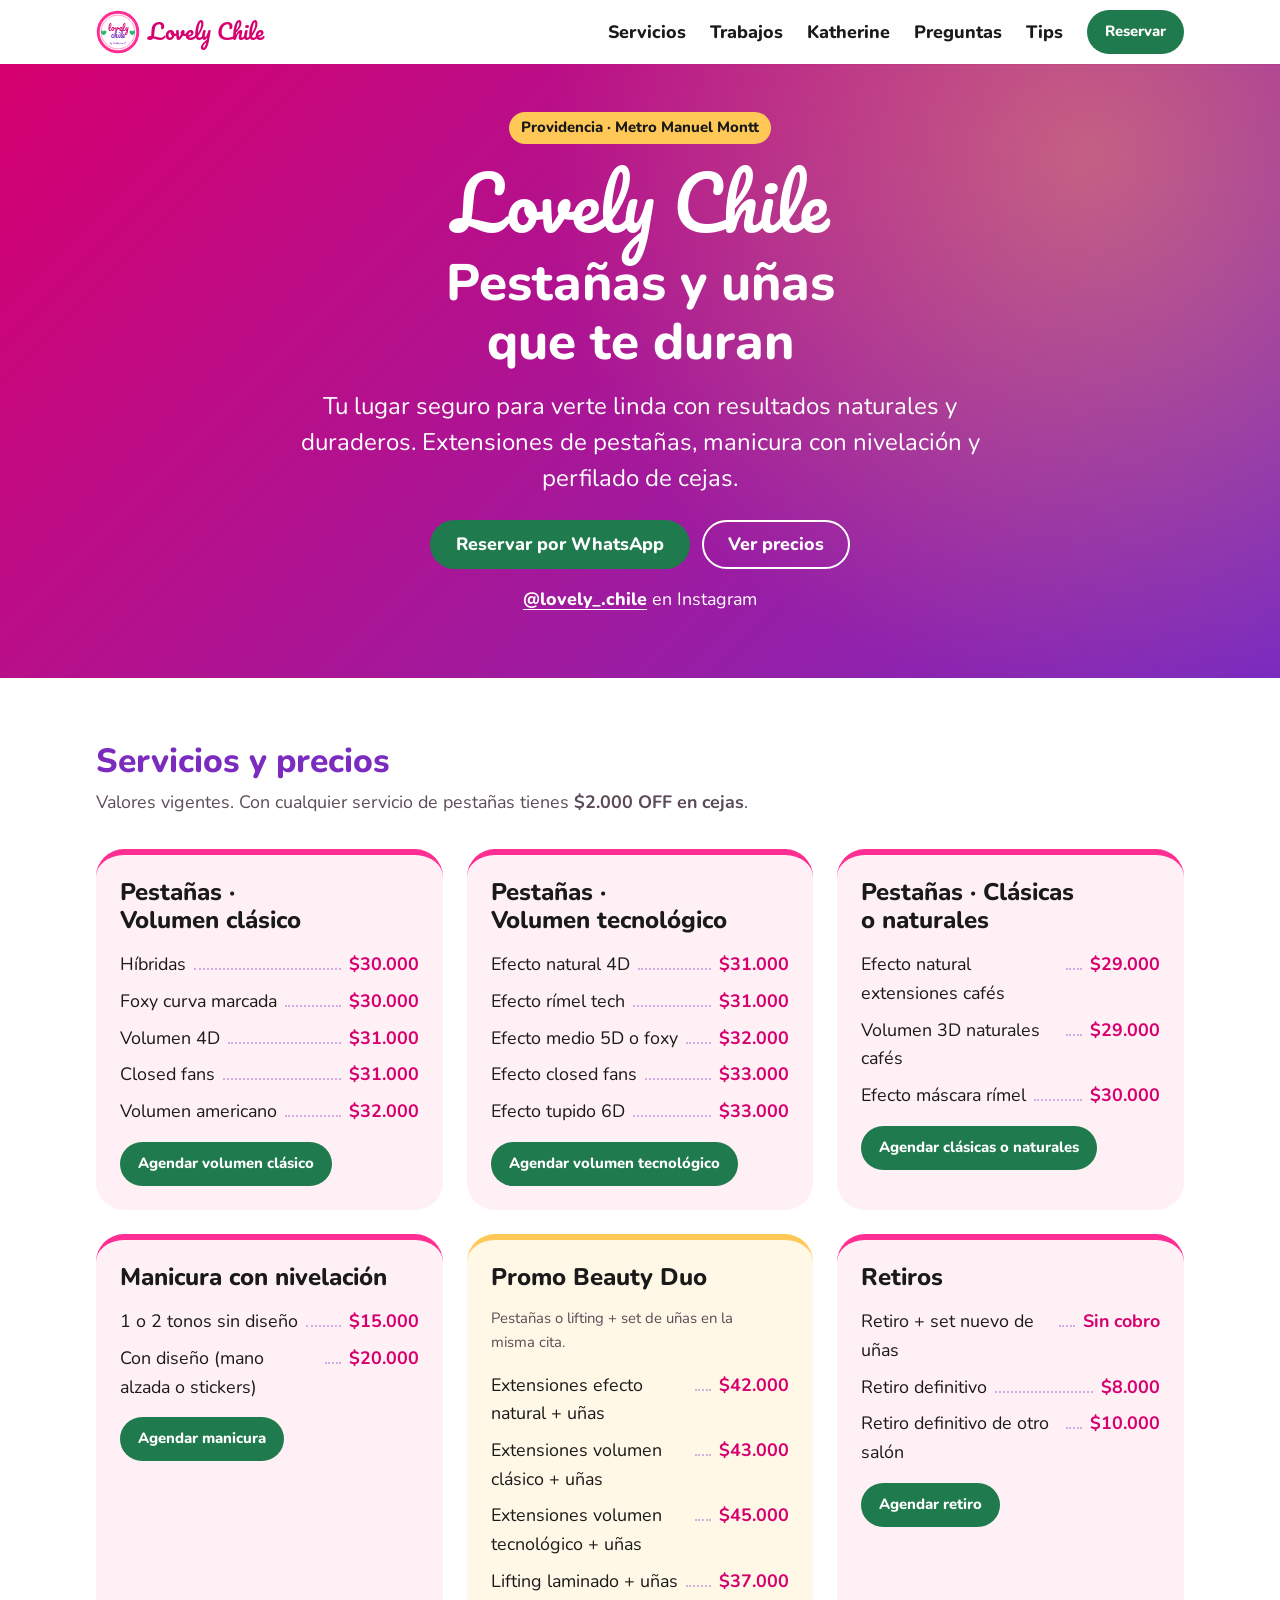
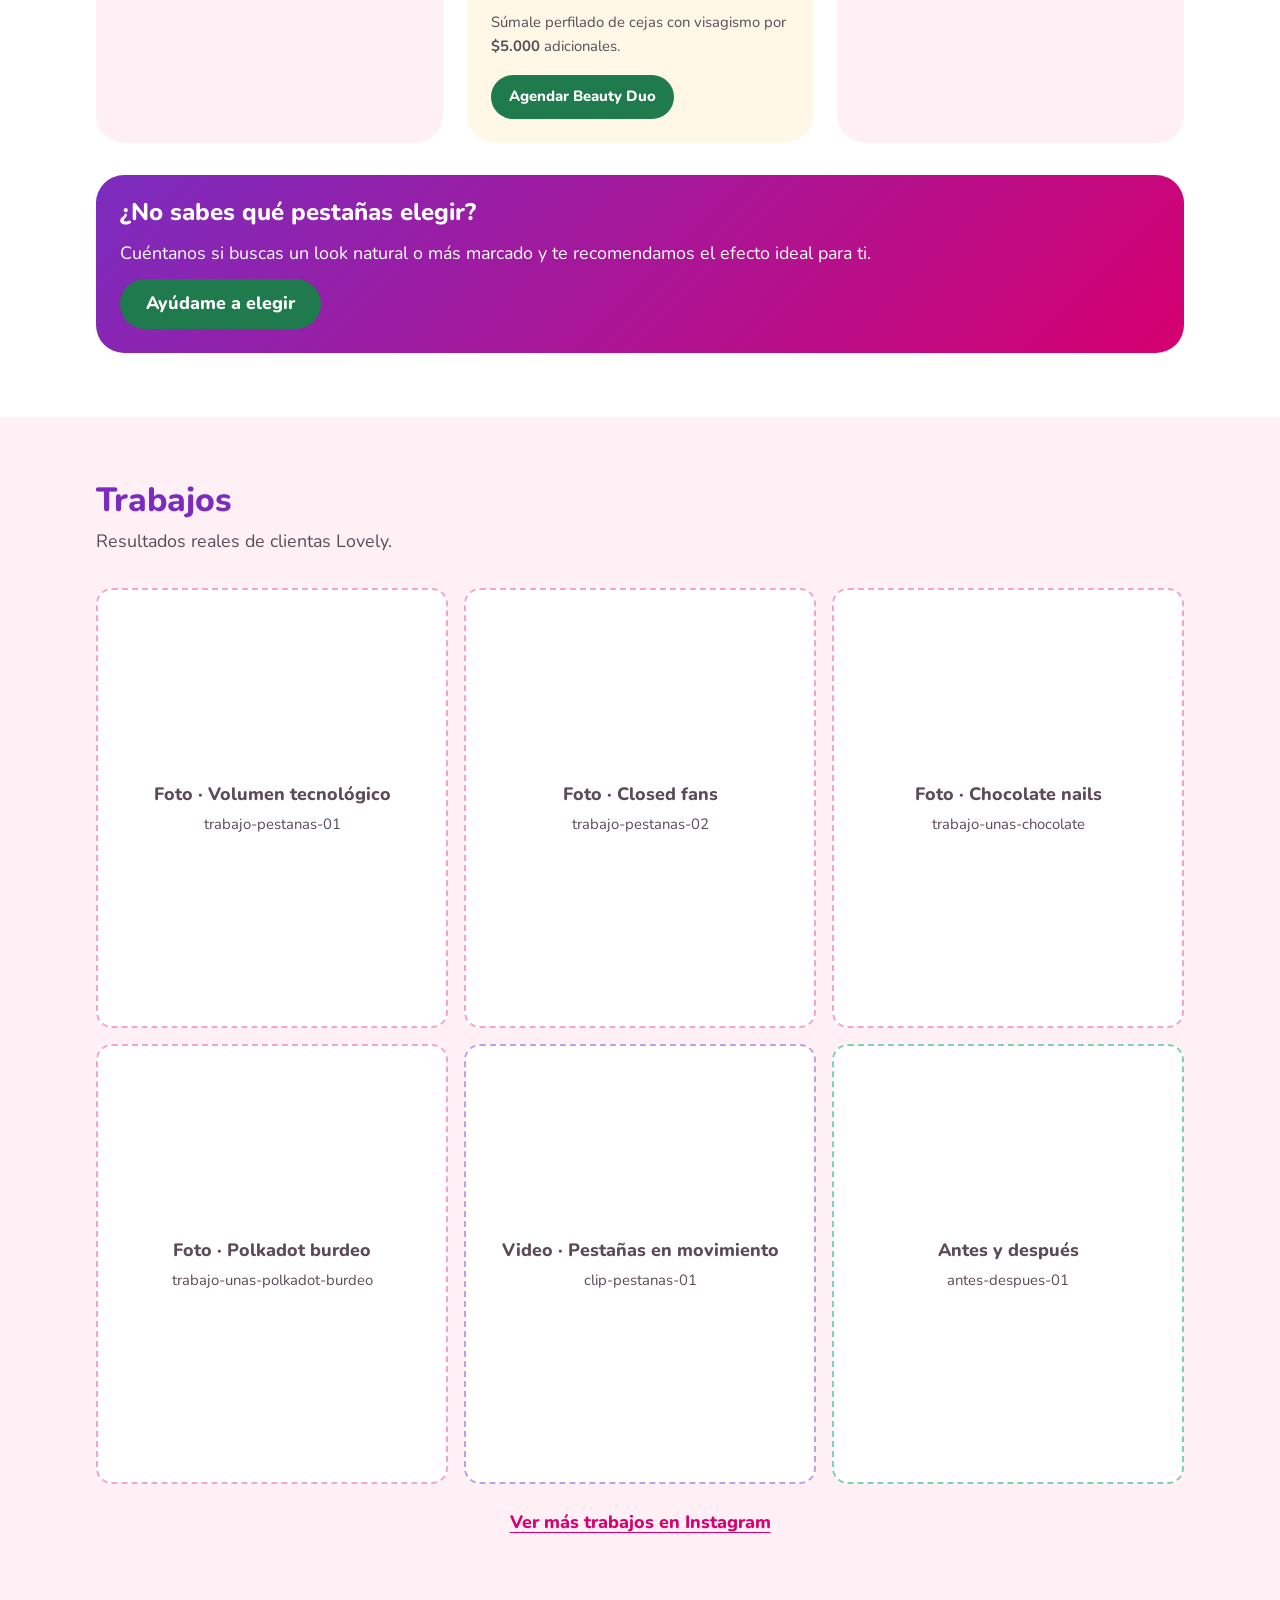
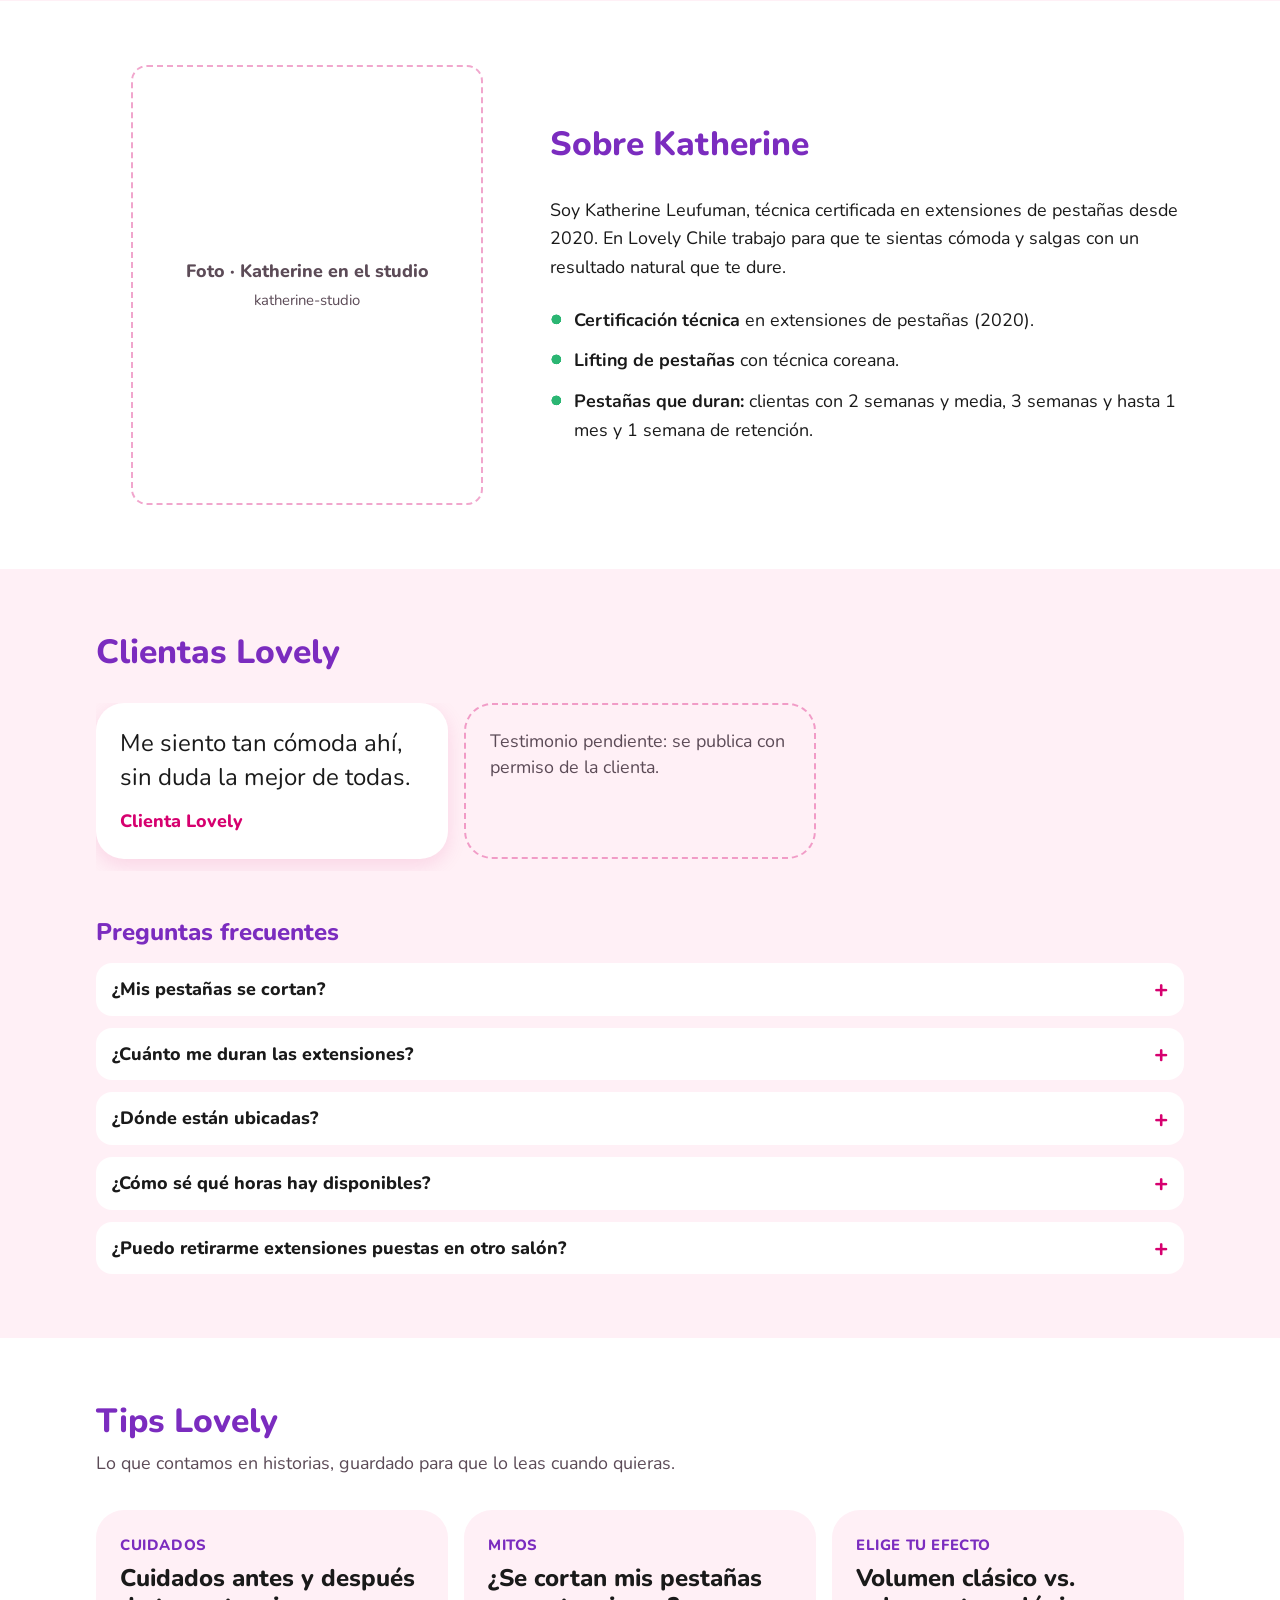
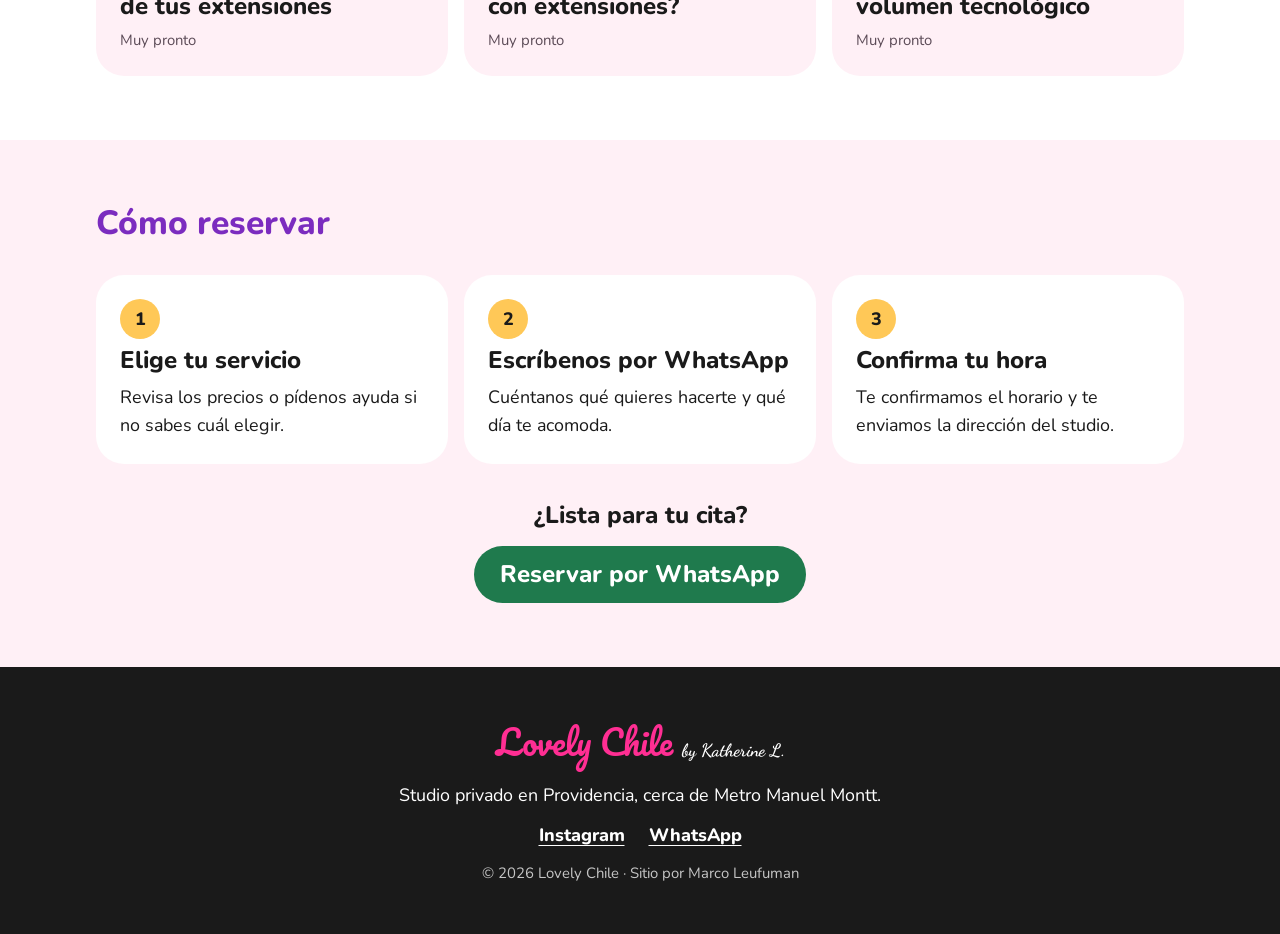
<file: index.html>
<!doctype html>
<html lang="es-CL">
<head>
  <meta charset="utf-8">
  <meta name="viewport" content="width=device-width, initial-scale=1">
  <title>Lovely Chile | Extensiones de pestañas y uñas en Providencia</title>
  <meta name="description" content="Studio de extensiones de pestañas, manicura y perfilado de cejas cerca de Metro Manuel Montt, Providencia. Revisa precios y agenda por WhatsApp.">
  <meta name="theme-color" content="#d6006f">

  <!-- Las dos fuentes que se ven en el primer pantallazo se piden antes que el resto -->
  <link rel="preload" href="assets/fonts/nunito-variable-latin.woff2" as="font" type="font/woff2" crossorigin>
  <link rel="preload" href="assets/fonts/pacifico-latin.woff2" as="font" type="font/woff2" crossorigin>

  <link rel="stylesheet" href="assets/css/base.css">
  <link rel="stylesheet" href="assets/css/layout.css">
  <link rel="stylesheet" href="assets/css/components.css">
</head>
<body>
  <a class="skip-link" href="#contenido">Saltar al contenido</a>

  <header class="site-header">
    <div class="container site-header__inner">
      <a class="brand" href="#inicio" aria-label="Lovely Chile, ir al inicio">
        <svg class="logo logo--small" viewBox="0 0 240 240" aria-hidden="true">
          <circle class="logo__disc" cx="120" cy="120" r="116" />
          <circle class="logo__inner" cx="120" cy="120" r="100" />
          <circle class="logo__ring" cx="120" cy="120" r="92" />
          <text class="logo__word logo__word--top" x="120" y="112" text-anchor="middle">lovely</text>
          <text class="logo__word logo__word--bottom" x="120" y="152" text-anchor="middle">chile</text>
          <path class="logo__heart" d="M42 138s-11-6.8-14.6-13.6A8.3 8.3 0 0 1 42 116.6a8.3 8.3 0 0 1 14.6 7.8C53 131.2 42 138 42 138z" />
          <path class="logo__heart" d="M198 138s-11-6.8-14.6-13.6a8.3 8.3 0 0 1 14.6-7.8 8.3 8.3 0 0 1 14.6 7.8c-3.6 6.8-14.6 13.6-14.6 13.6z" />
          <text class="logo__signature" x="120" y="184" text-anchor="middle">by Katherine L.</text>
        </svg>
        <span class="brand__name">Lovely Chile</span>
      </a>

      <nav class="nav-desktop" aria-label="Principal">
        <ul role="list">
          <li><a href="#servicios">Servicios</a></li>
          <li><a href="#trabajos">Trabajos</a></li>
          <li><a href="#katherine">Katherine</a></li>
          <li><a href="#clientas">Preguntas</a></li>
          <li><a href="#tips">Tips</a></li>
          <li><a class="btn btn--small btn--whatsapp" href="https://wa.me/56900000000?text=Hola%20Lovely%20%F0%9F%92%96%20Vi%20tu%20p%C3%A1gina%20y%20me%20gustar%C3%ADa%20agendar%20una%20hora." rel="noopener noreferrer" target="_blank">Reservar</a></li>
        </ul>
      </nav>

      <!-- details/summary: el menú del celular abre y cierra aunque el JS no cargue -->
      <details class="menu">
        <summary class="menu__toggle">Menú</summary>
        <nav class="menu__panel" aria-label="Principal en celular">
          <ul role="list">
            <li><a href="#servicios">Servicios y precios</a></li>
            <li><a href="#trabajos">Trabajos</a></li>
            <li><a href="#katherine">Sobre Katherine</a></li>
            <li><a href="#clientas">Clientas y preguntas</a></li>
            <li><a href="#tips">Tips Lovely</a></li>
            <li><a href="#reservar">Cómo reservar</a></li>
          </ul>
        </nav>
      </details>
    </div>
  </header>

  <main id="contenido">
    <section class="hero" id="inicio" aria-labelledby="hero-title">
      <div class="container hero__inner">
        <p class="hero__place">Providencia · Metro Manuel Montt</p>
        <h1 id="hero-title">
          <span class="hero__brand">Lovely Chile</span>
          Pestañas y uñas que te duran
        </h1>
        <p class="hero__lead">Tu lugar seguro para verte linda con resultados naturales y duraderos. Extensiones de pestañas, manicura con nivelación y perfilado de cejas.</p>
        <div class="hero__actions">
          <a class="btn btn--whatsapp" href="https://wa.me/56900000000?text=Hola%20Lovely%20%F0%9F%92%96%20Vi%20tu%20p%C3%A1gina%20y%20me%20gustar%C3%ADa%20agendar%20una%20hora." rel="noopener noreferrer" target="_blank">Reservar por WhatsApp</a>
          <a class="btn btn--ghost" href="#servicios">Ver precios</a>
        </div>
        <p class="hero__social"><a href="https://www.instagram.com/lovely_.chile/" rel="noopener noreferrer" target="_blank">@lovely_.chile</a> en Instagram</p>
      </div>
    </section>

    <section class="section" id="servicios" aria-labelledby="servicios-title">
      <div class="container">
        <header class="section__head">
          <h2 id="servicios-title">Servicios y precios</h2>
          <p>Valores vigentes. Con cualquier servicio de pestañas tienes <strong>$2.000 OFF en cejas</strong>.</p>
        </header>

        <div class="price-groups">
          <article class="price-group" id="pestanas-clasico" aria-labelledby="pg-clasico">
            <h3 id="pg-clasico">Pestañas · Volumen clásico</h3>
            <ul class="prices" role="list">
              <li class="price-row" data-service="Híbridas" data-price="30000"><span>Híbridas</span><span class="price-row__dots" aria-hidden="true"></span><strong>$30.000</strong></li>
              <li class="price-row" data-service="Foxy curva marcada" data-price="30000"><span>Foxy curva marcada</span><span class="price-row__dots" aria-hidden="true"></span><strong>$30.000</strong></li>
              <li class="price-row" data-service="Volumen 4D" data-price="31000"><span>Volumen 4D</span><span class="price-row__dots" aria-hidden="true"></span><strong>$31.000</strong></li>
              <li class="price-row" data-service="Closed fans" data-price="31000"><span>Closed fans</span><span class="price-row__dots" aria-hidden="true"></span><strong>$31.000</strong></li>
              <li class="price-row" data-service="Volumen americano" data-price="32000"><span>Volumen americano</span><span class="price-row__dots" aria-hidden="true"></span><strong>$32.000</strong></li>
            </ul>
            <a class="btn btn--small btn--whatsapp" href="https://wa.me/56900000000?text=Hola%20Lovely%20%F0%9F%92%96%20Quiero%20agendar%20extensiones%20de%20volumen%20cl%C3%A1sico.%20%C2%BFQu%C3%A9%20horarios%20tienes%20disponibles%3F" rel="noopener noreferrer" target="_blank">Agendar volumen clásico</a>
          </article>

          <article class="price-group" id="pestanas-tecnologico" aria-labelledby="pg-tech">
            <h3 id="pg-tech">Pestañas · Volumen tecnológico</h3>
            <ul class="prices" role="list">
              <li class="price-row" data-service="Efecto natural 4D" data-price="31000"><span>Efecto natural 4D</span><span class="price-row__dots" aria-hidden="true"></span><strong>$31.000</strong></li>
              <li class="price-row" data-service="Efecto rímel tech" data-price="31000"><span>Efecto rímel tech</span><span class="price-row__dots" aria-hidden="true"></span><strong>$31.000</strong></li>
              <li class="price-row" data-service="Efecto medio 5D o foxy" data-price="32000"><span>Efecto medio 5D o foxy</span><span class="price-row__dots" aria-hidden="true"></span><strong>$32.000</strong></li>
              <li class="price-row" data-service="Efecto closed fans" data-price="33000"><span>Efecto closed fans</span><span class="price-row__dots" aria-hidden="true"></span><strong>$33.000</strong></li>
              <li class="price-row" data-service="Efecto tupido 6D" data-price="33000"><span>Efecto tupido 6D</span><span class="price-row__dots" aria-hidden="true"></span><strong>$33.000</strong></li>
            </ul>
            <a class="btn btn--small btn--whatsapp" href="https://wa.me/56900000000?text=Hola%20Lovely%20%F0%9F%92%96%20Quiero%20agendar%20extensiones%20de%20volumen%20tecnol%C3%B3gico.%20%C2%BFQu%C3%A9%20horarios%20tienes%20disponibles%3F" rel="noopener noreferrer" target="_blank">Agendar volumen tecnológico</a>
          </article>

          <article class="price-group" id="pestanas-naturales" aria-labelledby="pg-natural">
            <h3 id="pg-natural">Pestañas · Clásicas o naturales</h3>
            <ul class="prices" role="list">
              <li class="price-row" data-service="Efecto natural extensiones cafés" data-price="29000"><span>Efecto natural extensiones cafés</span><span class="price-row__dots" aria-hidden="true"></span><strong>$29.000</strong></li>
              <li class="price-row" data-service="Volumen 3D naturales cafés" data-price="29000"><span>Volumen 3D naturales cafés</span><span class="price-row__dots" aria-hidden="true"></span><strong>$29.000</strong></li>
              <li class="price-row" data-service="Efecto máscara rímel" data-price="30000"><span>Efecto máscara rímel</span><span class="price-row__dots" aria-hidden="true"></span><strong>$30.000</strong></li>
            </ul>
            <a class="btn btn--small btn--whatsapp" href="https://wa.me/56900000000?text=Hola%20Lovely%20%F0%9F%92%96%20Quiero%20agendar%20extensiones%20cl%C3%A1sicas%20o%20naturales.%20%C2%BFQu%C3%A9%20horarios%20tienes%20disponibles%3F" rel="noopener noreferrer" target="_blank">Agendar clásicas o naturales</a>
          </article>

          <article class="price-group" id="manicura" aria-labelledby="pg-manicura">
            <h3 id="pg-manicura">Manicura con nivelación</h3>
            <ul class="prices" role="list">
              <li class="price-row" data-service="Manicura 1 o 2 tonos sin diseño" data-price="15000"><span>1 o 2 tonos sin diseño</span><span class="price-row__dots" aria-hidden="true"></span><strong>$15.000</strong></li>
              <li class="price-row" data-service="Manicura con diseño" data-price="20000"><span>Con diseño (mano alzada o stickers)</span><span class="price-row__dots" aria-hidden="true"></span><strong>$20.000</strong></li>
            </ul>
            <a class="btn btn--small btn--whatsapp" href="https://wa.me/56900000000?text=Hola%20Lovely%20%F0%9F%92%96%20Quiero%20agendar%20manicura%20con%20nivelaci%C3%B3n.%20%C2%BFQu%C3%A9%20horarios%20tienes%20disponibles%3F" rel="noopener noreferrer" target="_blank">Agendar manicura</a>
          </article>

          <article class="price-group price-group--promo" id="beauty-duo" aria-labelledby="pg-duo">
            <h3 id="pg-duo">Promo Beauty Duo</h3>
            <p class="price-group__note">Pestañas o lifting + set de uñas en la misma cita.</p>
            <ul class="prices" role="list">
              <li class="price-row" data-service="Beauty Duo: extensiones efecto natural + set de uñas" data-price="42000"><span>Extensiones efecto natural + uñas</span><span class="price-row__dots" aria-hidden="true"></span><strong>$42.000</strong></li>
              <li class="price-row" data-service="Beauty Duo: extensiones volumen clásico + set de uñas" data-price="43000"><span>Extensiones volumen clásico + uñas</span><span class="price-row__dots" aria-hidden="true"></span><strong>$43.000</strong></li>
              <li class="price-row" data-service="Beauty Duo: extensiones volumen tecnológico + set de uñas" data-price="45000"><span>Extensiones volumen tecnológico + uñas</span><span class="price-row__dots" aria-hidden="true"></span><strong>$45.000</strong></li>
              <li class="price-row" data-service="Beauty Duo: lifting laminado + set de uñas" data-price="37000"><span>Lifting laminado + uñas</span><span class="price-row__dots" aria-hidden="true"></span><strong>$37.000</strong></li>
            </ul>
            <p class="price-group__note">Súmale perfilado de cejas con visagismo por <strong>$5.000</strong> adicionales.</p>
            <a class="btn btn--small btn--whatsapp" href="https://wa.me/56900000000?text=Hola%20Lovely%20%F0%9F%92%96%20Quiero%20agendar%20una%20promo%20Beauty%20Duo.%20%C2%BFQu%C3%A9%20horarios%20tienes%20disponibles%3F" rel="noopener noreferrer" target="_blank">Agendar Beauty Duo</a>
          </article>

          <article class="price-group" id="retiros" aria-labelledby="pg-retiros">
            <h3 id="pg-retiros">Retiros</h3>
            <ul class="prices" role="list">
              <li class="price-row" data-service="Retiro + set nuevo de uñas" data-price="0"><span>Retiro + set nuevo de uñas</span><span class="price-row__dots" aria-hidden="true"></span><strong>Sin cobro</strong></li>
              <li class="price-row" data-service="Retiro definitivo" data-price="8000"><span>Retiro definitivo</span><span class="price-row__dots" aria-hidden="true"></span><strong>$8.000</strong></li>
              <li class="price-row" data-service="Retiro definitivo de otro salón" data-price="10000"><span>Retiro definitivo de otro salón</span><span class="price-row__dots" aria-hidden="true"></span><strong>$10.000</strong></li>
            </ul>
            <a class="btn btn--small btn--whatsapp" href="https://wa.me/56900000000?text=Hola%20Lovely%20%F0%9F%92%96%20Quiero%20agendar%20un%20retiro.%20%C2%BFQu%C3%A9%20horarios%20tienes%20disponibles%3F" rel="noopener noreferrer" target="_blank">Agendar retiro</a>
          </article>
        </div>

        <!-- Sin JS es una invitación a escribir; en la etapa de interactividad se convierte en el quiz -->
        <aside class="helper" aria-labelledby="quiz-title">
          <h3 id="quiz-title">¿No sabes qué pestañas elegir?</h3>
          <p>Cuéntanos si buscas un look natural o más marcado y te recomendamos el efecto ideal para ti.</p>
          <a class="btn btn--whatsapp" href="https://wa.me/56900000000?text=Hola%20Lovely%20%F0%9F%92%96%20Quiero%20ponerme%20pesta%C3%B1as%20pero%20no%20s%C3%A9%20qu%C3%A9%20efecto%20elegir.%20%C2%BFMe%20ayudas%3F" rel="noopener noreferrer" target="_blank">Ayúdame a elegir</a>
        </aside>
      </div>
    </section>

    <section class="section section--tinted" id="trabajos" aria-labelledby="trabajos-title">
      <div class="container">
        <header class="section__head">
          <h2 id="trabajos-title">Trabajos</h2>
          <p>Resultados reales de clientas Lovely.</p>
        </header>

        <!-- Marcadores hasta tener las fotos reales procesadas (sin GPS, en WebP) -->
        <ul class="gallery" role="list">
          <li><figure class="placeholder"><span>Foto · Volumen tecnológico</span><figcaption>trabajo-pestanas-01</figcaption></figure></li>
          <li><figure class="placeholder"><span>Foto · Closed fans</span><figcaption>trabajo-pestanas-02</figcaption></figure></li>
          <li><figure class="placeholder"><span>Foto · Chocolate nails</span><figcaption>trabajo-unas-chocolate</figcaption></figure></li>
          <li><figure class="placeholder"><span>Foto · Polkadot burdeo</span><figcaption>trabajo-unas-polkadot-burdeo</figcaption></figure></li>
          <li><figure class="placeholder placeholder--video"><span>Video · Pestañas en movimiento</span><figcaption>clip-pestanas-01</figcaption></figure></li>
          <li><figure class="placeholder placeholder--compare"><span>Antes y después</span><figcaption>antes-despues-01</figcaption></figure></li>
        </ul>

        <p class="section__more"><a href="https://www.instagram.com/lovely_.chile/" rel="noopener noreferrer" target="_blank">Ver más trabajos en Instagram</a></p>
      </div>
    </section>

    <section class="section" id="katherine" aria-labelledby="katherine-title">
      <div class="container about">
        <figure class="placeholder placeholder--portrait"><span>Foto · Katherine en el studio</span><figcaption>katherine-studio</figcaption></figure>
        <div>
          <header class="section__head">
            <h2 id="katherine-title">Sobre Katherine</h2>
          </header>
          <p>Soy Katherine Leufuman, técnica certificada en extensiones de pestañas desde 2020. En Lovely Chile trabajo para que te sientas cómoda y salgas con un resultado natural que te dure.</p>
          <ul class="facts" role="list">
            <li><strong>Certificación técnica</strong> en extensiones de pestañas (2020).</li>
            <li><strong>Lifting de pestañas</strong> con técnica coreana.</li>
            <li><strong>Pestañas que duran:</strong> clientas con 2 semanas y media, 3 semanas y hasta 1 mes y 1 semana de retención.</li>
          </ul>
        </div>
      </div>
    </section>

    <section class="section section--tinted" id="clientas" aria-labelledby="clientas-title">
      <div class="container">
        <header class="section__head">
          <h2 id="clientas-title">Clientas Lovely</h2>
        </header>

        <ul class="testimonials" role="list">
          <li>
            <blockquote class="testimonial">
              <p>Me siento tan cómoda ahí, sin duda la mejor de todas.</p>
              <footer>Clienta Lovely</footer>
            </blockquote>
          </li>
          <li>
            <div class="testimonial testimonial--pending">
              <p>Testimonio pendiente: se publica con permiso de la clienta.</p>
            </div>
          </li>
        </ul>

        <h3 class="faq-title" id="faq-title">Preguntas frecuentes</h3>
        <div class="faq" aria-labelledby="faq-title">
          <details class="faq__item">
            <summary>¿Mis pestañas se cortan?</summary>
            <p>No. Tus pestañas crecen junto con la extensión y no se interrumpe su ciclo normal.</p>
          </details>
          <details class="faq__item">
            <summary>¿Cuánto me duran las extensiones?</summary>
            <p>Depende de tus cuidados y de tu pestaña natural. Nuestras clientas nos han mostrado retenciones de 2 semanas y media, 3 semanas y hasta 1 mes y 1 semana.</p>
          </details>
          <details class="faq__item">
            <summary>¿Dónde están ubicadas?</summary>
            <p>Somos un studio privado en Providencia, cerca de Metro Manuel Montt. Te enviamos la dirección exacta por WhatsApp cuando confirmas tu hora.</p>
          </details>
          <details class="faq__item">
            <summary>¿Cómo sé qué horas hay disponibles?</summary>
            <p>Publicamos la disponibilidad en las historias de Instagram. También puedes escribirnos por WhatsApp y te contamos qué horas quedan.</p>
          </details>
          <details class="faq__item">
            <summary>¿Puedo retirarme extensiones puestas en otro salón?</summary>
            <p>Sí. El retiro definitivo de extensiones de otro salón cuesta $10.000.</p>
          </details>
        </div>
      </div>
    </section>

    <section class="section" id="tips" aria-labelledby="tips-title">
      <div class="container">
        <header class="section__head">
          <h2 id="tips-title">Tips Lovely</h2>
          <p>Lo que contamos en historias, guardado para que lo leas cuando quieras.</p>
        </header>

        <ul class="posts" role="list">
          <li class="post-card">
            <p class="post-card__tag">Cuidados</p>
            <h3>Cuidados antes y después de tus extensiones</h3>
            <p class="post-card__soon">Muy pronto</p>
          </li>
          <li class="post-card">
            <p class="post-card__tag">Mitos</p>
            <h3>¿Se cortan mis pestañas con extensiones?</h3>
            <p class="post-card__soon">Muy pronto</p>
          </li>
          <li class="post-card">
            <p class="post-card__tag">Elige tu efecto</p>
            <h3>Volumen clásico vs. volumen tecnológico</h3>
            <p class="post-card__soon">Muy pronto</p>
          </li>
        </ul>
      </div>
    </section>

    <section class="section section--tinted" id="reservar" aria-labelledby="reservar-title">
      <div class="container">
        <header class="section__head">
          <h2 id="reservar-title">Cómo reservar</h2>
        </header>

        <ol class="steps" role="list">
          <li class="step">
            <span class="step__number" aria-hidden="true">1</span>
            <h3>Elige tu servicio</h3>
            <p>Revisa los precios o pídenos ayuda si no sabes cuál elegir.</p>
          </li>
          <li class="step">
            <span class="step__number" aria-hidden="true">2</span>
            <h3>Escríbenos por WhatsApp</h3>
            <p>Cuéntanos qué quieres hacerte y qué día te acomoda.</p>
          </li>
          <li class="step">
            <span class="step__number" aria-hidden="true">3</span>
            <h3>Confirma tu hora</h3>
            <p>Te confirmamos el horario y te enviamos la dirección del studio.</p>
          </li>
        </ol>

        <div class="cta-box">
          <p>¿Lista para tu cita?</p>
          <a class="btn btn--whatsapp" href="https://wa.me/56900000000?text=Hola%20Lovely%20%F0%9F%92%96%20Vi%20tu%20p%C3%A1gina%20y%20me%20gustar%C3%ADa%20agendar%20una%20hora." rel="noopener noreferrer" target="_blank">Reservar por WhatsApp</a>
        </div>
      </div>
    </section>
  </main>

  <footer class="site-footer">
    <div class="container site-footer__inner">
      <p class="site-footer__brand">Lovely Chile <span>by Katherine L.</span></p>
      <p>Studio privado en Providencia, cerca de Metro Manuel Montt.</p>
      <ul class="site-footer__links" role="list">
        <li><a href="https://www.instagram.com/lovely_.chile/" rel="noopener noreferrer" target="_blank">Instagram</a></li>
        <li><a href="https://wa.me/56900000000?text=Hola%20Lovely%20%F0%9F%92%96%20Vi%20tu%20p%C3%A1gina%20y%20me%20gustar%C3%ADa%20agendar%20una%20hora." rel="noopener noreferrer" target="_blank">WhatsApp</a></li>
      </ul>
      <p class="site-footer__credit">© 2026 Lovely Chile · Sitio por Marco Leufuman</p>
    </div>
  </footer>

  <!-- Barra fija en celular: servicios y WhatsApp siempre a un toque -->
  <nav class="bottom-bar" aria-label="Accesos rápidos">
    <a class="bottom-bar__link" href="#servicios">Servicios</a>
    <a class="bottom-bar__link bottom-bar__link--whatsapp" href="https://wa.me/56900000000?text=Hola%20Lovely%20%F0%9F%92%96%20Vi%20tu%20p%C3%A1gina%20y%20me%20gustar%C3%ADa%20agendar%20una%20hora." rel="noopener noreferrer" target="_blank">WhatsApp</a>
  </nav>
</body>
</html>
</file>
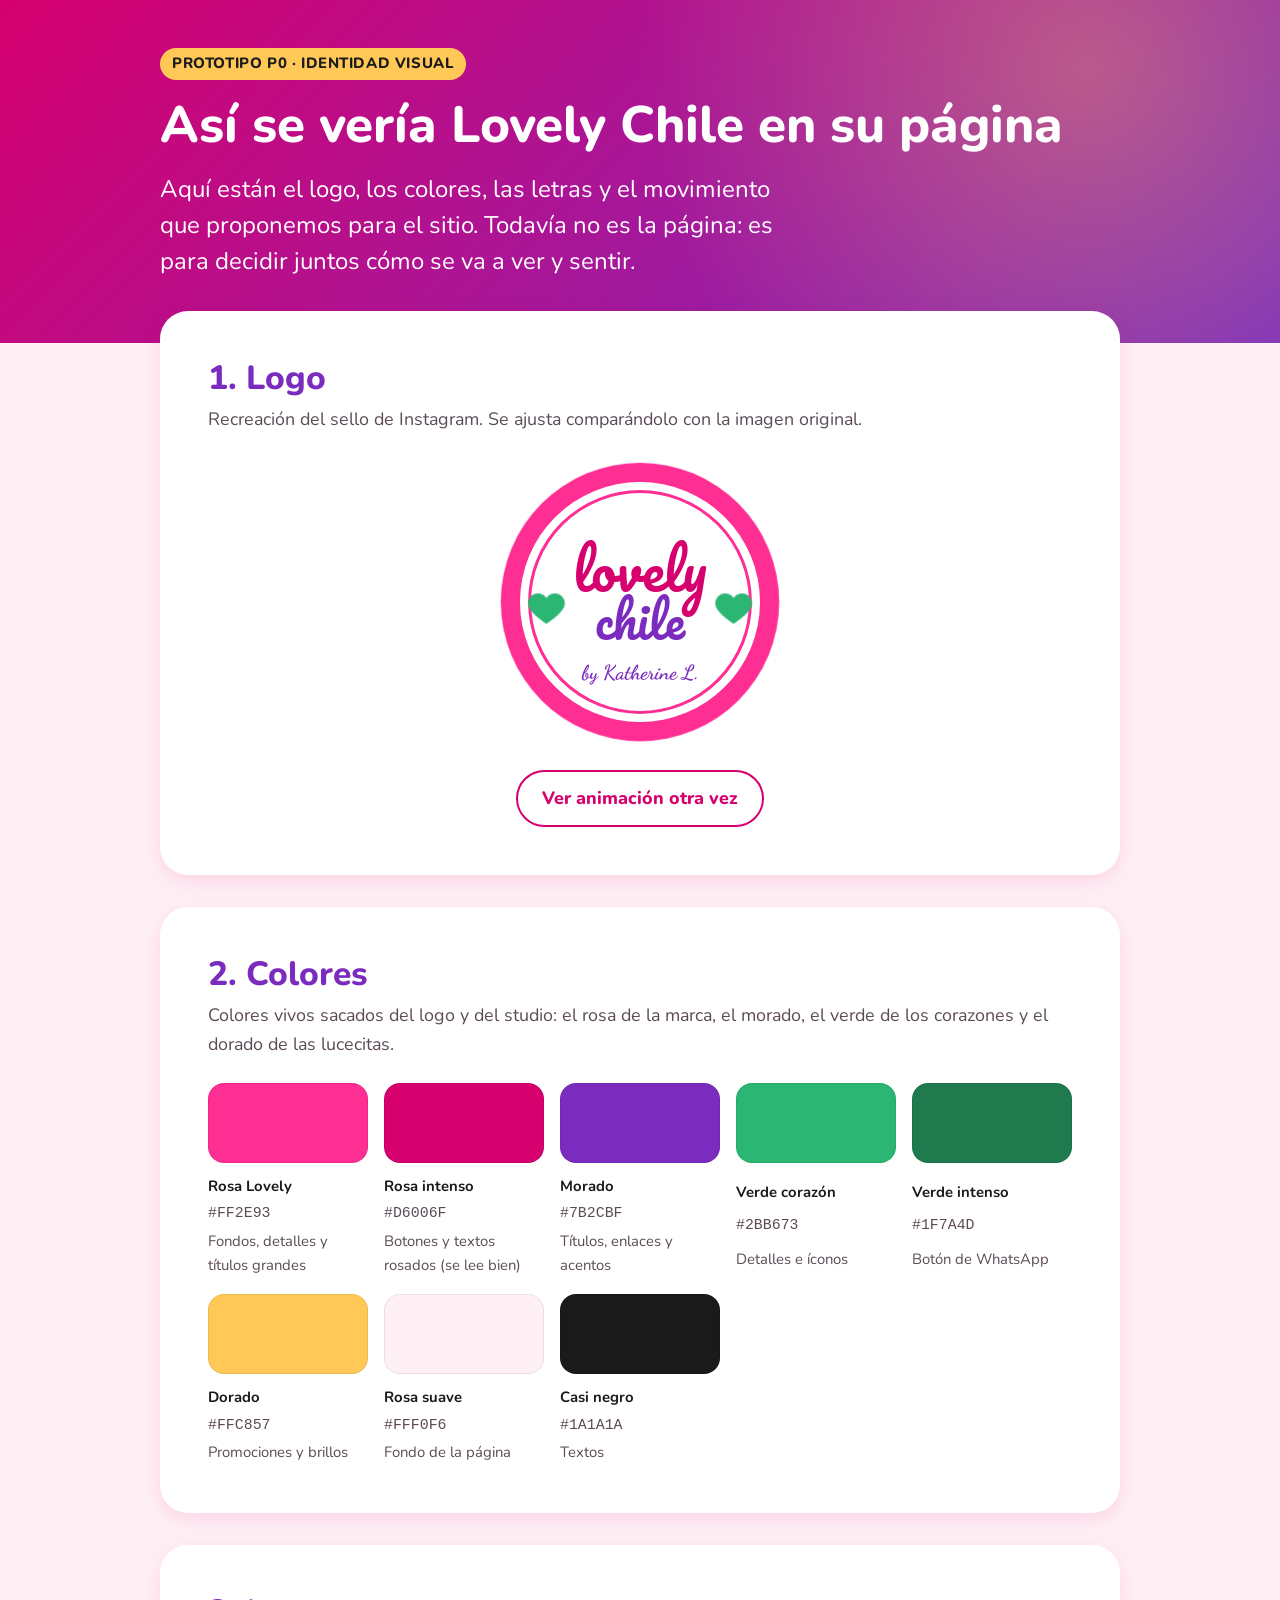
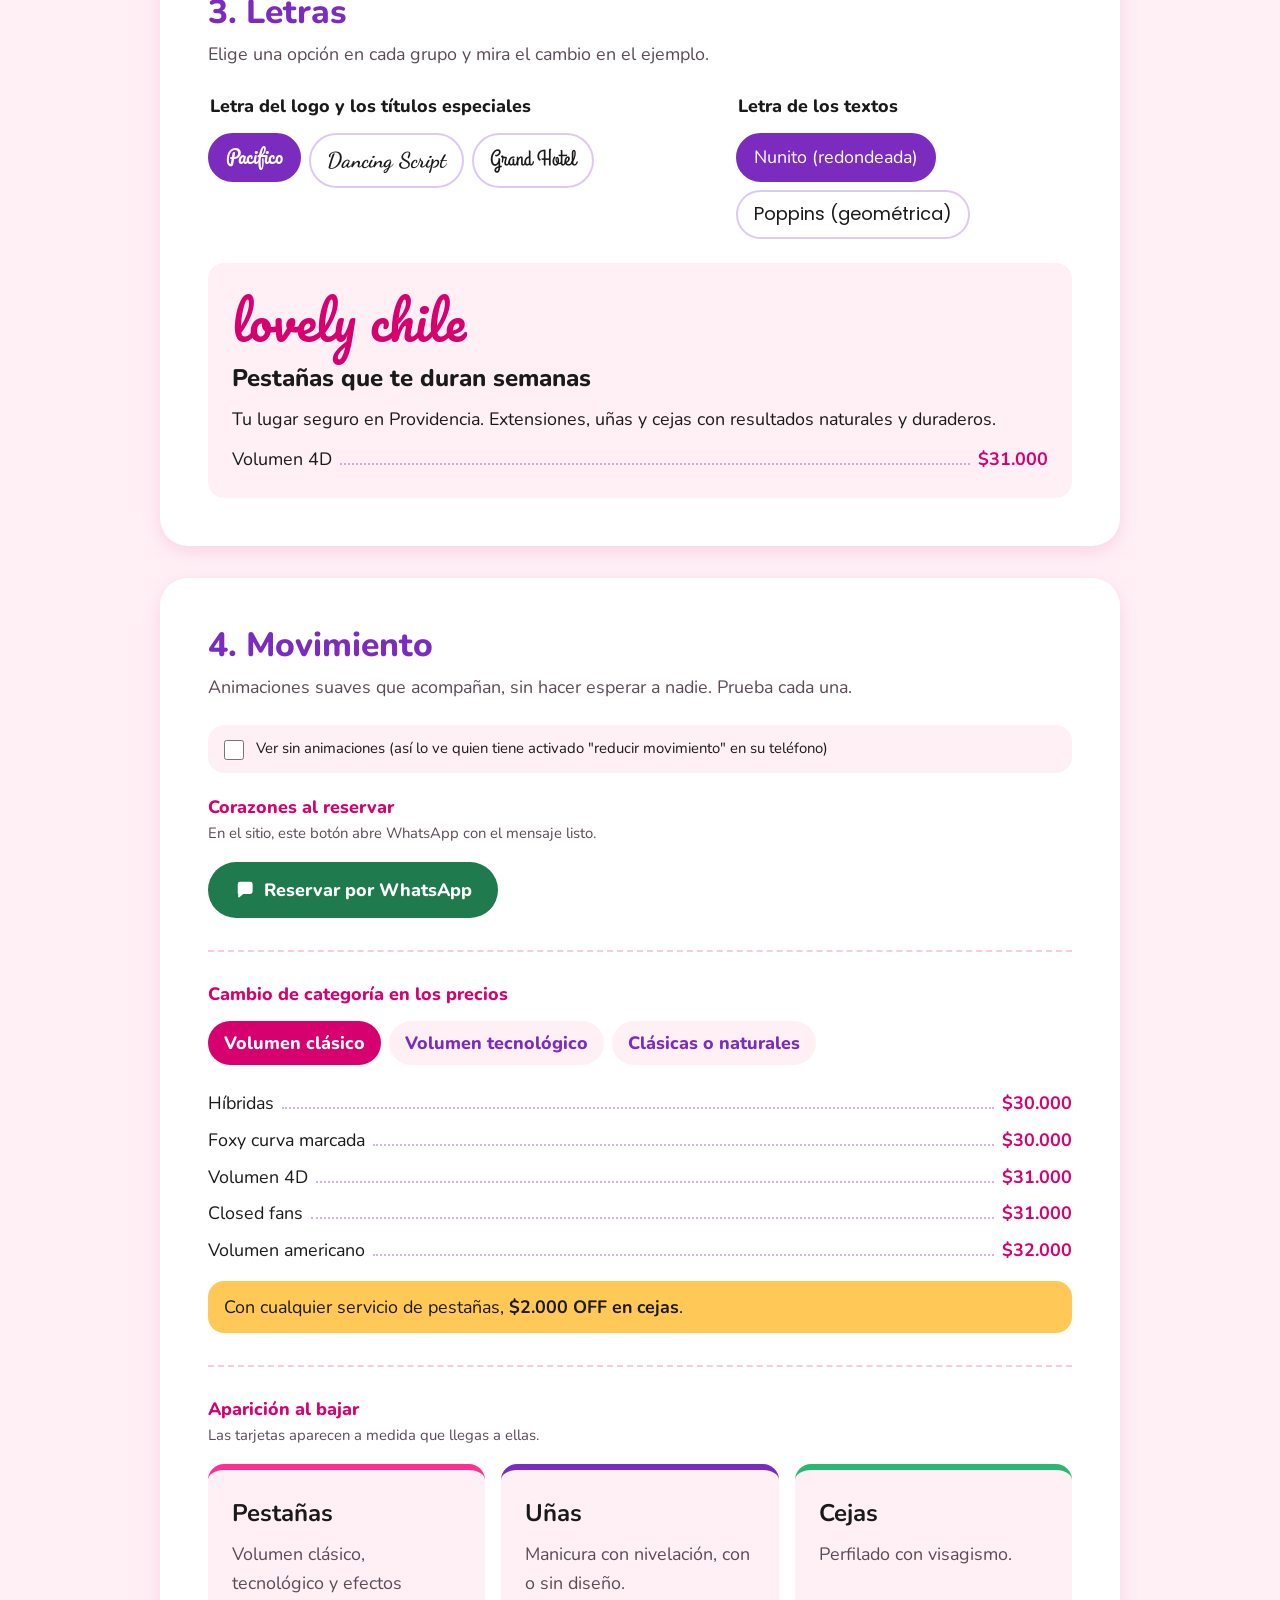
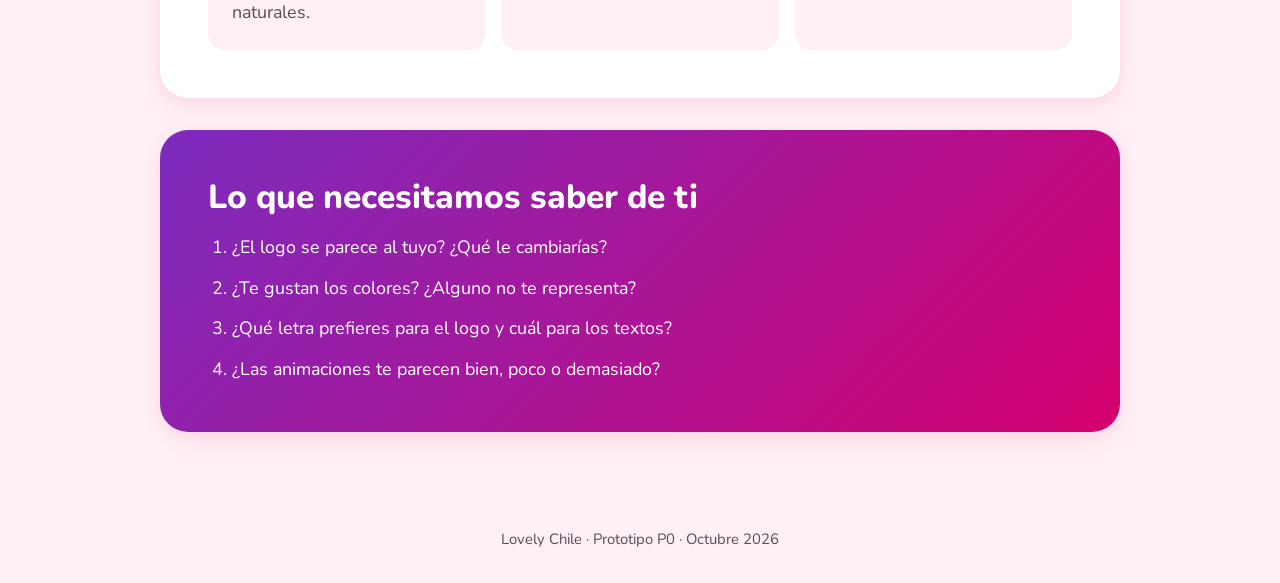
<file: docs/prototipos/p0-identidad/index.html>
<!doctype html>
<html lang="es-CL">
<head>
  <meta charset="utf-8">
  <meta name="viewport" content="width=device-width, initial-scale=1">
  <meta name="robots" content="noindex">
  <title>P0 · Identidad visual — Lovely Chile</title>
  <meta name="description" content="Prototipo de identidad visual del sitio de Lovely Chile: logo, colores, tipografía y animaciones.">

  <!-- Solo en el prototipo: en el sitio real las fuentes van alojadas en assets/fonts -->
  <link rel="preconnect" href="https://fonts.googleapis.com">
  <link rel="preconnect" href="https://fonts.gstatic.com" crossorigin>
  <link rel="stylesheet" href="https://fonts.googleapis.com/css2?family=Dancing+Script:wght@600;700&family=Grand+Hotel&family=Nunito:wght@400;600;800&family=Pacifico&family=Poppins:wght@400;600;700&display=swap">

  <link rel="stylesheet" href="../../../assets/css/base.css">
  <link rel="stylesheet" href="p0.css">
  <script src="p0.js" defer></script>
</head>
<body>
  <header class="intro">
    <div class="container">
      <p class="intro__tag">Prototipo P0 · Identidad visual</p>
      <h1>Así se vería Lovely Chile en su página</h1>
      <p class="intro__lead">Aquí están el logo, los colores, las letras y el movimiento que proponemos para el sitio. Todavía no es la página: es para decidir juntos cómo se va a ver y sentir.</p>
    </div>
  </header>

  <main class="container">
    <section class="block" aria-labelledby="logo-title">
      <div class="block__head">
        <h2 id="logo-title">1. Logo</h2>
        <p>Recreación del sello de Instagram. Se ajusta comparándolo con la imagen original.</p>
      </div>

      <div class="logo-stage">
        <svg class="logo" viewBox="0 0 240 240" role="img" aria-labelledby="logo-name">
          <title id="logo-name">Lovely Chile by Katherine L.</title>
          <circle class="logo__disc" cx="120" cy="120" r="116" />
          <circle class="logo__inner" cx="120" cy="120" r="100" />
          <circle class="logo__ring" cx="120" cy="120" r="92" pathLength="1" />
          <text class="logo__word logo__word--top" x="120" y="112" text-anchor="middle">lovely</text>
          <text class="logo__word logo__word--bottom" x="120" y="152" text-anchor="middle">chile</text>
          <path class="logo__heart logo__heart--left" d="M42 138s-11-6.8-14.6-13.6A8.3 8.3 0 0 1 42 116.6a8.3 8.3 0 0 1 14.6 7.8C53 131.2 42 138 42 138z" />
          <path class="logo__heart logo__heart--right" d="M198 138s-11-6.8-14.6-13.6a8.3 8.3 0 0 1 14.6-7.8 8.3 8.3 0 0 1 14.6 7.8c-3.6 6.8-14.6 13.6-14.6 13.6z" />
          <text class="logo__signature" x="120" y="184" text-anchor="middle">by Katherine L.</text>
        </svg>
        <button class="btn btn--ghost" type="button" data-logo-replay>Ver animación otra vez</button>
      </div>
    </section>

    <section class="block" aria-labelledby="colors-title">
      <div class="block__head">
        <h2 id="colors-title">2. Colores</h2>
        <p>Colores vivos sacados del logo y del studio: el rosa de la marca, el morado, el verde de los corazones y el dorado de las lucecitas.</p>
      </div>

      <ul class="swatches" role="list">
        <li class="swatch swatch--pink">
          <span class="swatch__chip" aria-hidden="true"></span>
          <strong>Rosa Lovely</strong>
          <code>#FF2E93</code>
          <span>Fondos, detalles y títulos grandes</span>
        </li>
        <li class="swatch swatch--pink-strong">
          <span class="swatch__chip" aria-hidden="true"></span>
          <strong>Rosa intenso</strong>
          <code>#D6006F</code>
          <span>Botones y textos rosados (se lee bien)</span>
        </li>
        <li class="swatch swatch--purple">
          <span class="swatch__chip" aria-hidden="true"></span>
          <strong>Morado</strong>
          <code>#7B2CBF</code>
          <span>Títulos, enlaces y acentos</span>
        </li>
        <li class="swatch swatch--green">
          <span class="swatch__chip" aria-hidden="true"></span>
          <strong>Verde corazón</strong>
          <code>#2BB673</code>
          <span>Detalles e íconos</span>
        </li>
        <li class="swatch swatch--green-strong">
          <span class="swatch__chip" aria-hidden="true"></span>
          <strong>Verde intenso</strong>
          <code>#1F7A4D</code>
          <span>Botón de WhatsApp</span>
        </li>
        <li class="swatch swatch--gold">
          <span class="swatch__chip" aria-hidden="true"></span>
          <strong>Dorado</strong>
          <code>#FFC857</code>
          <span>Promociones y brillos</span>
        </li>
        <li class="swatch swatch--bg">
          <span class="swatch__chip" aria-hidden="true"></span>
          <strong>Rosa suave</strong>
          <code>#FFF0F6</code>
          <span>Fondo de la página</span>
        </li>
        <li class="swatch swatch--text">
          <span class="swatch__chip" aria-hidden="true"></span>
          <strong>Casi negro</strong>
          <code>#1A1A1A</code>
          <span>Textos</span>
        </li>
      </ul>
    </section>

    <section class="block" aria-labelledby="type-title">
      <div class="block__head">
        <h2 id="type-title">3. Letras</h2>
        <p>Elige una opción en cada grupo y mira el cambio en el ejemplo.</p>
      </div>

      <div class="type-picker">
        <fieldset class="choice" data-font-group="--font-script">
          <legend>Letra del logo y los títulos especiales</legend>
          <label class="choice__option">
            <input type="radio" name="font-script" value='"Pacifico", cursive' checked>
            <span class="choice__label choice__label--pacifico">Pacifico</span>
          </label>
          <label class="choice__option">
            <input type="radio" name="font-script" value='"Dancing Script", cursive'>
            <span class="choice__label choice__label--dancing">Dancing Script</span>
          </label>
          <label class="choice__option">
            <input type="radio" name="font-script" value='"Grand Hotel", cursive'>
            <span class="choice__label choice__label--grand">Grand Hotel</span>
          </label>
        </fieldset>

        <fieldset class="choice" data-font-group="--font-body">
          <legend>Letra de los textos</legend>
          <label class="choice__option">
            <input type="radio" name="font-body" value='"Nunito", system-ui, sans-serif' checked>
            <span class="choice__label choice__label--nunito">Nunito (redondeada)</span>
          </label>
          <label class="choice__option">
            <input type="radio" name="font-body" value='"Poppins", system-ui, sans-serif'>
            <span class="choice__label choice__label--poppins">Poppins (geométrica)</span>
          </label>
        </fieldset>
      </div>

      <div class="type-sample">
        <p class="type-sample__script">lovely chile</p>
        <h3>Pestañas que te duran semanas</h3>
        <p>Tu lugar seguro en Providencia. Extensiones, uñas y cejas con resultados naturales y duraderos.</p>
        <p class="price-row"><span>Volumen 4D</span><span class="price-row__dots" aria-hidden="true"></span><strong>$31.000</strong></p>
      </div>
    </section>

    <section class="block" aria-labelledby="motion-title">
      <div class="block__head">
        <h2 id="motion-title">4. Movimiento</h2>
        <p>Animaciones suaves que acompañan, sin hacer esperar a nadie. Prueba cada una.</p>
      </div>

      <label class="motion-toggle">
        <input type="checkbox" data-motion-toggle>
        <span>Ver sin animaciones (así lo ve quien tiene activado "reducir movimiento" en su teléfono)</span>
      </label>

      <div class="demo">
        <h3 class="demo__title">Corazones al reservar</h3>
        <p class="demo__note">En el sitio, este botón abre WhatsApp con el mensaje listo.</p>
        <div class="hearts-wrap">
          <button class="btn btn--whatsapp" type="button" data-hearts>
            <svg class="btn__icon" viewBox="0 0 24 24" aria-hidden="true"><path d="M4 5.5A2.5 2.5 0 0 1 6.5 3h11A2.5 2.5 0 0 1 20 5.5v8a2.5 2.5 0 0 1-2.5 2.5H10l-4.2 3.6c-.6.5-1.3.1-1.3-.6V16A2.5 2.5 0 0 1 4 13.5z"/></svg>
            Reservar por WhatsApp
          </button>
        </div>
      </div>

      <div class="demo">
        <h3 class="demo__title">Cambio de categoría en los precios</h3>
        <div class="tabs">
          <div class="tabs__list" role="tablist" aria-label="Categorías de pestañas">
            <button class="tabs__tab" type="button" role="tab" id="tab-clasico" aria-controls="panel-clasico" aria-selected="true">Volumen clásico</button>
            <button class="tabs__tab" type="button" role="tab" id="tab-tech" aria-controls="panel-tech" aria-selected="false" tabindex="-1">Volumen tecnológico</button>
            <button class="tabs__tab" type="button" role="tab" id="tab-natural" aria-controls="panel-natural" aria-selected="false" tabindex="-1">Clásicas o naturales</button>
          </div>

          <ul class="tabs__panel prices" id="panel-clasico" role="tabpanel" aria-labelledby="tab-clasico">
            <li class="price-row" data-service="Híbridas" data-price="30000"><span>Híbridas</span><span class="price-row__dots" aria-hidden="true"></span><strong>$30.000</strong></li>
            <li class="price-row" data-service="Foxy curva marcada" data-price="30000"><span>Foxy curva marcada</span><span class="price-row__dots" aria-hidden="true"></span><strong>$30.000</strong></li>
            <li class="price-row" data-service="Volumen 4D" data-price="31000"><span>Volumen 4D</span><span class="price-row__dots" aria-hidden="true"></span><strong>$31.000</strong></li>
            <li class="price-row" data-service="Closed fans" data-price="31000"><span>Closed fans</span><span class="price-row__dots" aria-hidden="true"></span><strong>$31.000</strong></li>
            <li class="price-row" data-service="Volumen americano" data-price="32000"><span>Volumen americano</span><span class="price-row__dots" aria-hidden="true"></span><strong>$32.000</strong></li>
          </ul>

          <ul class="tabs__panel prices" id="panel-tech" role="tabpanel" aria-labelledby="tab-tech" hidden>
            <li class="price-row" data-service="Efecto natural 4D" data-price="31000"><span>Efecto natural 4D</span><span class="price-row__dots" aria-hidden="true"></span><strong>$31.000</strong></li>
            <li class="price-row" data-service="Efecto rímel tech" data-price="31000"><span>Efecto rímel tech</span><span class="price-row__dots" aria-hidden="true"></span><strong>$31.000</strong></li>
            <li class="price-row" data-service="Efecto medio 5D o foxy" data-price="32000"><span>Efecto medio 5D o foxy</span><span class="price-row__dots" aria-hidden="true"></span><strong>$32.000</strong></li>
            <li class="price-row" data-service="Efecto closed fans" data-price="33000"><span>Efecto closed fans</span><span class="price-row__dots" aria-hidden="true"></span><strong>$33.000</strong></li>
            <li class="price-row" data-service="Efecto tupido 6D" data-price="33000"><span>Efecto tupido 6D</span><span class="price-row__dots" aria-hidden="true"></span><strong>$33.000</strong></li>
          </ul>

          <ul class="tabs__panel prices" id="panel-natural" role="tabpanel" aria-labelledby="tab-natural" hidden>
            <li class="price-row" data-service="Efecto natural extensiones cafés" data-price="29000"><span>Efecto natural extensiones cafés</span><span class="price-row__dots" aria-hidden="true"></span><strong>$29.000</strong></li>
            <li class="price-row" data-service="Volumen 3D naturales cafés" data-price="29000"><span>Volumen 3D naturales cafés</span><span class="price-row__dots" aria-hidden="true"></span><strong>$29.000</strong></li>
            <li class="price-row" data-service="Efecto máscara rímel" data-price="30000"><span>Efecto máscara rímel</span><span class="price-row__dots" aria-hidden="true"></span><strong>$30.000</strong></li>
          </ul>
        </div>
        <p class="promo">Con cualquier servicio de pestañas, <strong>$2.000 OFF en cejas</strong>.</p>
      </div>

      <div class="demo">
        <h3 class="demo__title">Aparición al bajar</h3>
        <p class="demo__note">Las tarjetas aparecen a medida que llegas a ellas.</p>
        <ul class="cards" role="list">
          <li class="card reveal">
            <h4>Pestañas</h4>
            <p>Volumen clásico, tecnológico y efectos naturales.</p>
          </li>
          <li class="card card--purple reveal">
            <h4>Uñas</h4>
            <p>Manicura con nivelación, con o sin diseño.</p>
          </li>
          <li class="card card--green reveal">
            <h4>Cejas</h4>
            <p>Perfilado con visagismo.</p>
          </li>
        </ul>
      </div>
    </section>

    <section class="block block--questions" aria-labelledby="questions-title">
      <h2 id="questions-title">Lo que necesitamos saber de ti</h2>
      <ol>
        <li>¿El logo se parece al tuyo? ¿Qué le cambiarías?</li>
        <li>¿Te gustan los colores? ¿Alguno no te representa?</li>
        <li>¿Qué letra prefieres para el logo y cuál para los textos?</li>
        <li>¿Las animaciones te parecen bien, poco o demasiado?</li>
      </ol>
    </section>
  </main>

  <footer class="page-footer">
    <p>Lovely Chile · Prototipo P0 · Octubre 2026</p>
  </footer>
</body>
</html>
</file>
<file: assets/css/base.css>
/* Tokens de marca, reset y tipografía base.
   Los colores "strong" existen porque el rosa y el verde originales
   no alcanzan contraste AA con texto chico (3,5:1 y 2,6:1 sobre blanco). */

/* swap: el texto se muestra altiro con la fuente del sistema y cambia cuando llega la propia */
@font-face {
  font-family: "Nunito";
  src: url("../fonts/nunito-variable-latin.woff2") format("woff2");
  font-weight: 400 800;
  font-style: normal;
  font-display: swap;
}

@font-face {
  font-family: "Pacifico";
  src: url("../fonts/pacifico-latin.woff2") format("woff2");
  font-weight: 400;
  font-style: normal;
  font-display: swap;
}

@font-face {
  font-family: "Dancing Script";
  src: url("../fonts/dancing-script-700-latin.woff2") format("woff2");
  font-weight: 700;
  font-style: normal;
  font-display: swap;
}

:root {
  --color-pink: #ff2e93;
  --color-pink-strong: #d6006f;
  --color-purple: #7b2cbf;
  --color-green: #2bb673;
  --color-green-strong: #1f7a4d;
  --color-gold: #ffc857;
  --color-bg: #fff0f6;
  --color-surface: #ffffff;
  --color-text: #1a1a1a;
  --color-text-soft: #5c4b57;

  --font-script: "Pacifico", "Brush Script MT", cursive;
  --font-signature: "Dancing Script", "Brush Script MT", cursive;
  --font-body: "Nunito", system-ui, -apple-system, "Segoe UI", Roboto, sans-serif;

  /* Escala fluida: crece con la pantalla sin saltos entre celular y escritorio */
  --step--1: clamp(0.875rem, 0.85rem + 0.1vw, 0.95rem);
  --step-0: clamp(1rem, 0.96rem + 0.2vw, 1.125rem);
  --step-1: clamp(1.25rem, 1.15rem + 0.5vw, 1.5rem);
  --step-2: clamp(1.5rem, 1.3rem + 1vw, 2.125rem);
  --step-3: clamp(2rem, 1.6rem + 2vw, 3.25rem);

  --space-1: 0.25rem;
  --space-2: 0.5rem;
  --space-3: 0.75rem;
  --space-4: 1rem;
  --space-5: 1.5rem;
  --space-6: 2rem;
  --space-7: 3rem;
  --space-8: 4rem;

  --radius-sm: 0.5rem;
  --radius-md: 1rem;
  --radius-lg: 1.75rem;
  --radius-pill: 999px;

  --shadow-soft: 0 6px 20px rgb(214 0 111 / 0.12);
  --shadow-lift: 0 12px 32px rgb(123 44 191 / 0.2);

  --ease-out: cubic-bezier(0.22, 1, 0.36, 1);
  --ease-bounce: cubic-bezier(0.34, 1.56, 0.64, 1);
  --duration-fast: 180ms;
  --duration-base: 320ms;
  --duration-slow: 700ms;

  --tap-min: 44px;
}

*,
*::before,
*::after {
  box-sizing: border-box;
}

* {
  margin: 0;
}

html {
  -webkit-text-size-adjust: 100%;
  text-size-adjust: 100%;
  scroll-behavior: smooth;
}

body {
  min-height: 100vh;
  font-family: var(--font-body);
  font-size: var(--step-0);
  line-height: 1.6;
  color: var(--color-text);
  background-color: var(--color-bg);
  -webkit-font-smoothing: antialiased;
}

img,
picture,
video,
svg {
  display: block;
  max-width: 100%;
}

input,
button,
textarea,
select {
  font: inherit;
  color: inherit;
}

button {
  cursor: pointer;
}

h1,
h2,
h3 {
  font-weight: 800;
  line-height: 1.15;
  text-wrap: balance;
}

h1 {
  font-size: var(--step-3);
}

h2 {
  font-size: var(--step-2);
}

h3 {
  font-size: var(--step-1);
}

p {
  text-wrap: pretty;
}

a {
  color: var(--color-pink-strong);
  text-underline-offset: 0.2em;
}

:focus-visible {
  outline: 3px solid var(--color-purple);
  outline-offset: 3px;
}

::selection {
  background-color: var(--color-pink);
  color: var(--color-text);
}

/* Un display: grid o flex le gana al atributo hidden; esto lo hace respetar siempre */
[hidden] {
  display: none !important;
}

.visually-hidden {
  position: absolute;
  width: 1px;
  height: 1px;
  overflow: hidden;
  clip: rect(0 0 0 0);
  white-space: nowrap;
}

@media (prefers-reduced-motion: reduce) {
  html {
    scroll-behavior: auto;
  }

  *,
  *::before,
  *::after {
    animation-duration: 0.01ms !important;
    animation-iteration-count: 1 !important;
    transition-duration: 0.01ms !important;
  }
}
</file>
<file: assets/css/layout.css>
/* Estructura de la página: contenedor, encabezado, secciones, pie y barra inferior. */

.container {
  width: min(100% - 2rem, 68rem);
  margin-inline: auto;
}

/* El encabezado fijo taparía el título de cada sección al saltar desde el menú */
section[id] {
  scroll-margin-top: 4.5rem;
}

.skip-link {
  position: absolute;
  top: var(--space-2);
  left: var(--space-2);
  z-index: 100;
  padding: var(--space-2) var(--space-4);
  color: #fff;
  background-color: var(--color-purple);
  border-radius: var(--radius-pill);
  transform: translateY(-150%);
}

.skip-link:focus {
  transform: none;
}

/* ---------- Encabezado ---------- */

.site-header {
  position: sticky;
  top: 0;
  z-index: 50;
  background-color: rgb(255 255 255 / 0.92);
  backdrop-filter: blur(8px);
  box-shadow: 0 1px 0 rgb(214 0 111 / 0.12);
}

.site-header__inner {
  display: flex;
  align-items: center;
  justify-content: space-between;
  gap: var(--space-4);
  min-height: 4rem;
}

.brand {
  display: inline-flex;
  align-items: center;
  gap: var(--space-2);
  color: var(--color-pink-strong);
  text-decoration: none;
}

.brand__name {
  font-family: var(--font-script);
  font-size: 1.35rem;
  line-height: 1;
}

.nav-desktop {
  display: none;
}

.nav-desktop ul,
.menu__panel ul {
  padding: 0;
  list-style: none;
}

.nav-desktop a:not(.btn),
.menu__panel a {
  font-weight: 800;
  color: var(--color-text);
  text-decoration: none;
}

.nav-desktop a:not(.btn):hover,
.menu__panel a:hover {
  color: var(--color-pink-strong);
}

.menu {
  position: relative;
}

.menu__toggle {
  display: inline-flex;
  align-items: center;
  min-height: var(--tap-min);
  padding: var(--space-2) var(--space-4);
  font-weight: 800;
  color: var(--color-purple);
  list-style: none;
  border: 2px solid currentColor;
  border-radius: var(--radius-pill);
  cursor: pointer;
}

.menu__toggle::-webkit-details-marker {
  display: none;
}

.menu[open] .menu__toggle {
  color: #fff;
  background-color: var(--color-purple);
  border-color: var(--color-purple);
}

.menu__panel {
  position: absolute;
  top: calc(100% + var(--space-2));
  right: 0;
  width: min(80vw, 18rem);
  padding: var(--space-3);
  background-color: var(--color-surface);
  border-radius: var(--radius-md);
  box-shadow: var(--shadow-lift);
}

.menu__panel a {
  display: flex;
  align-items: center;
  min-height: var(--tap-min);
  padding-inline: var(--space-3);
  border-radius: var(--radius-sm);
}

.menu__panel a:hover {
  background-color: var(--color-bg);
}

@media (min-width: 56rem) {
  .nav-desktop {
    display: block;
  }

  .nav-desktop ul {
    display: flex;
    align-items: center;
    gap: var(--space-5);
  }

  .menu {
    display: none;
  }
}

/* ---------- Inicio ---------- */

.hero {
  padding-block: var(--space-7) var(--space-8);
  color: #fff;
  background:
    radial-gradient(circle at 85% 15%, rgb(255 200 87 / 0.4), transparent 45%),
    linear-gradient(135deg, var(--color-pink-strong), var(--color-purple));
}

.hero__inner {
  display: grid;
  gap: var(--space-4);
  max-width: 44rem;
  margin-inline: auto;
  text-align: center;
}

.hero__place {
  justify-self: center;
  padding: var(--space-1) var(--space-3);
  font-size: var(--step--1);
  font-weight: 800;
  color: var(--color-text);
  background-color: var(--color-gold);
  border-radius: var(--radius-pill);
}

.hero__brand {
  display: block;
  margin-bottom: var(--space-2);
  font-family: var(--font-script);
  font-size: 1.4em;
  font-weight: 400;
  line-height: 1.2;
}

.hero__lead {
  font-size: var(--step-1);
  line-height: 1.5;
}

.hero__actions {
  display: flex;
  flex-wrap: wrap;
  justify-content: center;
  gap: var(--space-3);
  margin-top: var(--space-2);
}

.hero .btn--ghost {
  color: #fff;
}

.hero__social a {
  font-weight: 800;
  color: #fff;
}

/* ---------- Secciones ---------- */

.section {
  padding-block: var(--space-8);
  background-color: var(--color-surface);
}

.section--tinted {
  background-color: var(--color-bg);
}

.section__head {
  margin-bottom: var(--space-6);
}

.section__head h2 {
  color: var(--color-purple);
}

.section__head p {
  margin-top: var(--space-2);
  color: var(--color-text-soft);
}

.section__more {
  margin-top: var(--space-5);
  font-weight: 800;
  text-align: center;
}

/* ---------- Pie ---------- */

.site-footer {
  padding-block: var(--space-7);
  color: #fff;
  background-color: var(--color-text);
}

.site-footer__inner {
  display: grid;
  gap: var(--space-3);
  text-align: center;
}

.site-footer__brand {
  font-family: var(--font-script);
  font-size: var(--step-2);
  color: var(--color-pink);
}

.site-footer__brand span {
  font-family: var(--font-signature);
  font-size: var(--step-0);
  font-weight: 700;
  color: #fff;
}

.site-footer__links {
  display: flex;
  justify-content: center;
  gap: var(--space-5);
  padding: 0;
  list-style: none;
}

.site-footer a {
  font-weight: 800;
  color: #fff;
}

.site-footer__credit {
  font-size: var(--step--1);
  color: rgb(255 255 255 / 0.75);
}

/* ---------- Barra inferior (solo celular) ---------- */

.bottom-bar {
  position: fixed;
  inset: auto 0 0;
  z-index: 60;
  display: grid;
  grid-template-columns: 1fr 1fr;
  gap: var(--space-2);
  padding: var(--space-2) var(--space-3) calc(var(--space-2) + env(safe-area-inset-bottom));
  background-color: rgb(255 255 255 / 0.96);
  box-shadow: 0 -4px 16px rgb(123 44 191 / 0.15);
}

.bottom-bar__link {
  display: flex;
  align-items: center;
  justify-content: center;
  min-height: 48px;
  font-weight: 800;
  color: var(--color-purple);
  text-decoration: none;
  background-color: var(--color-bg);
  border-radius: var(--radius-pill);
}

.bottom-bar__link--whatsapp {
  color: #fff;
  background-color: var(--color-green-strong);
}

/* Espacio para que la barra no tape el final del pie */
body {
  padding-bottom: 4.5rem;
}

@media (min-width: 56rem) {
  .bottom-bar {
    display: none;
  }

  body {
    padding-bottom: 0;
  }
}
</file>
<file: assets/css/components.css>
/* Piezas reutilizables: botones, logo, precios, galería, testimonios, preguntas, tips y pasos. */

/* ---------- Botones ---------- */

.btn {
  display: inline-flex;
  align-items: center;
  justify-content: center;
  gap: var(--space-2);
  min-height: var(--tap-min);
  padding: var(--space-3) var(--space-5);
  font-weight: 800;
  line-height: 1.2;
  text-align: center;
  text-decoration: none;
  border: 2px solid transparent;
  border-radius: var(--radius-pill);
  transition:
    transform var(--duration-fast) var(--ease-out),
    box-shadow var(--duration-fast) var(--ease-out);
}

.btn:hover {
  transform: translateY(-2px);
  box-shadow: var(--shadow-lift);
}

.btn:active {
  transform: scale(0.97);
}

.btn--small {
  padding: var(--space-2) var(--space-4);
  font-size: var(--step--1);
}

.btn--whatsapp {
  color: #fff;
  background-color: var(--color-green-strong);
}

.btn--ghost {
  color: var(--color-pink-strong);
  background-color: transparent;
  border-color: currentColor;
}

/* ---------- Logo ---------- */

.logo--small {
  width: 2.75rem;
  height: 2.75rem;
}

.logo__disc {
  fill: var(--color-pink);
}

.logo__inner {
  fill: var(--color-surface);
}

.logo__ring {
  fill: none;
  stroke: var(--color-pink);
  stroke-width: 2.5;
}

.logo__word {
  font-family: var(--font-script);
}

.logo__word--top {
  font-size: 46px;
  fill: var(--color-pink-strong);
}

.logo__word--bottom {
  font-size: 40px;
  fill: var(--color-purple);
}

.logo__heart {
  fill: var(--color-green);
}

.logo__signature {
  font-family: var(--font-signature);
  font-size: 17px;
  font-weight: 700;
  fill: var(--color-purple);
}

/* ---------- Precios ---------- */

.price-groups {
  display: grid;
  grid-template-columns: repeat(auto-fit, minmax(min(100%, 20rem), 1fr));
  gap: var(--space-5);
}

.price-group {
  display: grid;
  align-content: start;
  gap: var(--space-4);
  padding: var(--space-5);
  background-color: var(--color-bg);
  border-top: 6px solid var(--color-pink);
  border-radius: var(--radius-lg);
}

.price-group h3 {
  font-size: var(--step-1);
}

.price-group .btn {
  justify-self: start;
}

.price-group--promo {
  background-color: #fff8e6;
  border-top-color: var(--color-gold);
}

.price-group__note {
  font-size: var(--step--1);
  color: var(--color-text-soft);
}

.prices {
  display: grid;
  gap: var(--space-2);
  padding: 0;
  list-style: none;
}

.price-row {
  display: flex;
  align-items: baseline;
  gap: var(--space-2);
}

.price-row__dots {
  flex: 1;
  min-width: var(--space-4);
  border-bottom: 2px dotted rgb(123 44 191 / 0.35);
}

.price-row strong {
  flex-shrink: 0;
  color: var(--color-pink-strong);
}

.helper {
  display: grid;
  justify-items: start;
  gap: var(--space-3);
  margin-top: var(--space-6);
  padding: var(--space-5);
  color: #fff;
  background: linear-gradient(135deg, var(--color-purple), var(--color-pink-strong));
  border-radius: var(--radius-lg);
}

/* ---------- Galería y marcadores de foto ---------- */

.gallery {
  display: grid;
  grid-template-columns: repeat(2, 1fr);
  gap: var(--space-3);
  padding: 0;
  list-style: none;
}

@media (min-width: 48rem) {
  .gallery {
    grid-template-columns: repeat(3, 1fr);
    gap: var(--space-4);
  }
}

/* Marcador visible mientras no hay foto real: misma proporción que tendrá la imagen */
.placeholder {
  display: grid;
  place-content: center;
  gap: var(--space-1);
  aspect-ratio: 4 / 5;
  padding: var(--space-3);
  text-align: center;
  color: var(--color-text-soft);
  background-color: var(--color-surface);
  border: 2px dashed rgb(214 0 111 / 0.35);
  border-radius: var(--radius-md);
}

.placeholder span {
  font-weight: 800;
}

.placeholder figcaption {
  font-size: var(--step--1);
  word-break: break-word;
}

.placeholder--video {
  border-color: rgb(123 44 191 / 0.45);
}

.placeholder--compare {
  border-color: rgb(43 182 115 / 0.6);
}

/* ---------- Sobre Katherine ---------- */

.about {
  display: grid;
  gap: var(--space-6);
  align-items: center;
}

.about .placeholder--portrait {
  max-width: 22rem;
  width: 100%;
  justify-self: center;
}

@media (min-width: 48rem) {
  .about {
    grid-template-columns: 2fr 3fr;
  }
}

.facts {
  display: grid;
  gap: var(--space-3);
  margin-top: var(--space-5);
  padding: 0;
  list-style: none;
}

.facts li {
  padding-left: var(--space-5);
  background: radial-gradient(circle at 0.4rem 0.75em, var(--color-green) 0.3rem, transparent 0.32rem) no-repeat;
}

/* ---------- Testimonios ---------- */

/* Fila deslizable con el dedo, como las historias */
.testimonials {
  display: grid;
  grid-auto-flow: column;
  grid-auto-columns: min(85%, 22rem);
  gap: var(--space-4);
  padding: 0 0 var(--space-3);
  overflow-x: auto;
  scroll-snap-type: x mandatory;
  list-style: none;
}

.testimonials > li {
  scroll-snap-align: start;
}

.testimonial {
  display: grid;
  gap: var(--space-3);
  height: 100%;
  margin: 0;
  padding: var(--space-5);
  background-color: var(--color-surface);
  border-radius: var(--radius-lg);
  box-shadow: var(--shadow-soft);
}

.testimonial p {
  font-size: var(--step-1);
  line-height: 1.4;
}

.testimonial footer {
  font-weight: 800;
  color: var(--color-pink-strong);
}

.testimonial--pending {
  color: var(--color-text-soft);
  background-color: transparent;
  border: 2px dashed rgb(214 0 111 / 0.35);
  box-shadow: none;
}

.testimonial--pending p {
  font-size: var(--step-0);
}

/* ---------- Preguntas frecuentes ---------- */

.faq-title {
  margin-top: var(--space-7);
  margin-bottom: var(--space-4);
  color: var(--color-purple);
}

.faq {
  display: grid;
  gap: var(--space-3);
}

.faq__item {
  background-color: var(--color-surface);
  border-radius: var(--radius-md);
}

.faq__item summary {
  display: flex;
  align-items: center;
  justify-content: space-between;
  gap: var(--space-3);
  min-height: var(--tap-min);
  padding: var(--space-3) var(--space-4);
  font-weight: 800;
  list-style: none;
  cursor: pointer;
}

.faq__item summary::-webkit-details-marker {
  display: none;
}

.faq__item summary::after {
  content: "+";
  flex-shrink: 0;
  font-size: 1.5rem;
  line-height: 1;
  color: var(--color-pink-strong);
}

.faq__item[open] summary::after {
  content: "–";
}

.faq__item p {
  padding: 0 var(--space-4) var(--space-4);
  color: var(--color-text-soft);
}

/* ---------- Tips ---------- */

.posts {
  display: grid;
  grid-template-columns: repeat(auto-fit, minmax(min(100%, 16rem), 1fr));
  gap: var(--space-4);
  padding: 0;
  list-style: none;
}

.post-card {
  display: grid;
  align-content: start;
  gap: var(--space-2);
  padding: var(--space-5);
  background-color: var(--color-bg);
  border-radius: var(--radius-lg);
}

.post-card__tag {
  font-size: var(--step--1);
  font-weight: 800;
  color: var(--color-purple);
  text-transform: uppercase;
  letter-spacing: 0.04em;
}

.post-card__soon {
  font-size: var(--step--1);
  color: var(--color-text-soft);
}

/* ---------- Pasos para reservar ---------- */

.steps {
  display: grid;
  grid-template-columns: repeat(auto-fit, minmax(min(100%, 15rem), 1fr));
  gap: var(--space-4);
  padding: 0;
  list-style: none;
}

.step {
  display: grid;
  gap: var(--space-2);
  padding: var(--space-5);
  background-color: var(--color-surface);
  border-radius: var(--radius-lg);
}

.step__number {
  display: grid;
  place-items: center;
  width: 2.5rem;
  height: 2.5rem;
  font-weight: 800;
  color: var(--color-text);
  background-color: var(--color-gold);
  border-radius: 50%;
}

.cta-box {
  display: grid;
  justify-items: center;
  gap: var(--space-3);
  margin-top: var(--space-6);
  font-size: var(--step-1);
  font-weight: 800;
  text-align: center;
}
</file>
<file: docs/prototipos/p0-identidad/p0.css>
/* Estilos propios del prototipo P0. Lo que se apruebe aquí pasa a
   assets/css/layout.css y components.css en la Etapa 2. */

.container {
  width: min(100% - 2rem, 60rem);
  margin-inline: auto;
}

/* ---------- Encabezado del prototipo ---------- */

.intro {
  padding-block: var(--space-7) var(--space-8);
  color: #fff;
  background:
    radial-gradient(circle at 85% 20%, rgb(255 200 87 / 0.35), transparent 40%),
    linear-gradient(135deg, var(--color-pink-strong), var(--color-purple));
}

.intro__tag {
  display: inline-block;
  margin-bottom: var(--space-4);
  padding: var(--space-1) var(--space-3);
  font-size: var(--step--1);
  font-weight: 800;
  letter-spacing: 0.04em;
  text-transform: uppercase;
  color: var(--color-text);
  background-color: var(--color-gold);
  border-radius: var(--radius-pill);
}

.intro__lead {
  max-width: 40rem;
  margin-top: var(--space-4);
  font-size: var(--step-1);
  line-height: 1.5;
}

/* ---------- Bloques ---------- */

main.container {
  display: grid;
  /* minmax(0, 1fr): sin esto la fila de pestañas de precios estira la columna y aparece scroll horizontal en celular */
  grid-template-columns: minmax(0, 1fr);
  gap: var(--space-6);
  margin-top: calc(var(--space-6) * -1);
  padding-bottom: var(--space-8);
}

.block {
  padding: var(--space-5);
  background-color: var(--color-surface);
  border-radius: var(--radius-lg);
  box-shadow: var(--shadow-soft);
}

@media (min-width: 48rem) {
  .block {
    padding: var(--space-7);
  }
}

.block__head {
  margin-bottom: var(--space-5);
}

.block__head h2 {
  color: var(--color-purple);
}

.block__head p {
  margin-top: var(--space-2);
  color: var(--color-text-soft);
}

/* ---------- Botones ---------- */

.btn {
  display: inline-flex;
  align-items: center;
  justify-content: center;
  gap: var(--space-2);
  min-height: var(--tap-min);
  padding: var(--space-3) var(--space-5);
  font-weight: 800;
  border: 2px solid transparent;
  border-radius: var(--radius-pill);
  transition:
    transform var(--duration-fast) var(--ease-out),
    box-shadow var(--duration-fast) var(--ease-out);
}

.btn:hover {
  transform: translateY(-2px);
  box-shadow: var(--shadow-lift);
}

.btn:active {
  transform: scale(0.97);
}

.btn--ghost {
  color: var(--color-pink-strong);
  background-color: transparent;
  border-color: currentColor;
}

.btn--whatsapp {
  color: #fff;
  background-color: var(--color-green-strong);
}

.btn__icon {
  width: 1.25em;
  height: 1.25em;
  fill: currentColor;
}

/* ---------- Logo ---------- */

.logo-stage {
  display: grid;
  justify-items: center;
  gap: var(--space-5);
}

.logo {
  width: min(100%, 18rem);
  overflow: visible;
}

.logo__disc {
  fill: var(--color-pink);
}

.logo__inner {
  fill: var(--color-surface);
}

.logo__ring {
  fill: none;
  stroke: var(--color-pink);
  stroke-width: 2.5;
  stroke-dasharray: 1;
  stroke-dashoffset: 0;
}

.logo__word {
  font-family: var(--font-script);
}

.logo__word--top {
  font-size: 46px;
  fill: var(--color-pink-strong);
}

.logo__word--bottom {
  font-size: 40px;
  fill: var(--color-purple);
}

.logo__heart {
  fill: var(--color-green);
}

.logo__signature {
  font-family: var(--font-signature);
  font-size: 17px;
  font-weight: 700;
  fill: var(--color-purple);
}

/* Las piezas del SVG giran y escalan desde su propio centro, no desde la esquina del dibujo */
.logo__disc,
.logo__word,
.logo__heart,
.logo__signature {
  transform-box: fill-box;
  transform-origin: center;
}

/* La animación solo corre con .is-drawing (la pone el JS): sin JS el logo se ve completo */
.logo.is-drawing .logo__disc {
  animation: logo-pop var(--duration-slow) var(--ease-bounce) both;
}

.logo.is-drawing .logo__ring {
  animation: logo-draw 1.1s var(--ease-out) 0.25s both;
}

.logo.is-drawing .logo__word--top {
  animation: logo-rise 0.6s var(--ease-out) 0.7s both;
}

.logo.is-drawing .logo__word--bottom {
  animation: logo-rise 0.6s var(--ease-out) 0.9s both;
}

.logo.is-drawing .logo__heart {
  animation: logo-pop 0.6s var(--ease-bounce) 1.25s both;
}

.logo.is-drawing .logo__heart--right {
  animation-delay: 1.4s;
}

.logo.is-drawing .logo__signature {
  animation: logo-rise 0.6s var(--ease-out) 1.55s both;
}

@keyframes logo-pop {
  from {
    opacity: 0;
    transform: scale(0.4);
  }
}

@keyframes logo-draw {
  from {
    stroke-dashoffset: 1;
  }
}

@keyframes logo-rise {
  from {
    opacity: 0;
    transform: translateY(12px);
  }
}

/* ---------- Colores ---------- */

.swatches {
  display: grid;
  grid-template-columns: repeat(auto-fill, minmax(min(100%, 9.5rem), 1fr));
  gap: var(--space-4);
  padding: 0;
  list-style: none;
}

.swatch {
  display: grid;
  gap: var(--space-1);
  font-size: var(--step--1);
}

.swatch__chip {
  height: 5rem;
  margin-bottom: var(--space-2);
  border-radius: var(--radius-md);
  box-shadow: inset 0 0 0 1px rgb(0 0 0 / 0.08);
}

.swatch code {
  color: var(--color-text-soft);
}

.swatch span:last-child {
  color: var(--color-text-soft);
}

.swatch--pink .swatch__chip { background-color: var(--color-pink); }
.swatch--pink-strong .swatch__chip { background-color: var(--color-pink-strong); }
.swatch--purple .swatch__chip { background-color: var(--color-purple); }
.swatch--green .swatch__chip { background-color: var(--color-green); }
.swatch--green-strong .swatch__chip { background-color: var(--color-green-strong); }
.swatch--gold .swatch__chip { background-color: var(--color-gold); }
.swatch--bg .swatch__chip { background-color: var(--color-bg); }
.swatch--text .swatch__chip { background-color: var(--color-text); }

/* ---------- Letras ---------- */

.type-picker {
  display: grid;
  gap: var(--space-5);
  margin-bottom: var(--space-5);
}

@media (min-width: 48rem) {
  .type-picker {
    grid-template-columns: 3fr 2fr;
  }
}

.choice {
  display: flex;
  flex-wrap: wrap;
  gap: var(--space-2);
  padding: 0;
  border: 0;
}

.choice legend {
  margin-bottom: var(--space-3);
  font-weight: 800;
}

.choice__option input {
  position: absolute;
  opacity: 0;
}

.choice__label {
  display: inline-flex;
  align-items: center;
  min-height: var(--tap-min);
  padding: var(--space-2) var(--space-4);
  border: 2px solid rgb(123 44 191 / 0.25);
  border-radius: var(--radius-pill);
  cursor: pointer;
  transition:
    background-color var(--duration-fast) var(--ease-out),
    border-color var(--duration-fast) var(--ease-out);
}

.choice__option input:checked + .choice__label {
  color: #fff;
  background-color: var(--color-purple);
  border-color: var(--color-purple);
}

.choice__option input:focus-visible + .choice__label {
  outline: 3px solid var(--color-pink-strong);
  outline-offset: 3px;
}

.choice__label--pacifico { font-family: "Pacifico", cursive; }
.choice__label--dancing { font-family: "Dancing Script", cursive; font-size: 1.2em; font-weight: 700; }
.choice__label--grand { font-family: "Grand Hotel", cursive; font-size: 1.2em; }
.choice__label--nunito { font-family: "Nunito", sans-serif; }
.choice__label--poppins { font-family: "Poppins", sans-serif; }

.type-sample {
  display: grid;
  gap: var(--space-3);
  padding: var(--space-5);
  background-color: var(--color-bg);
  border-radius: var(--radius-md);
}

.type-sample__script {
  font-family: var(--font-script);
  font-size: var(--step-3);
  line-height: 1.3;
  color: var(--color-pink-strong);
}

/* ---------- Precios ---------- */

.prices {
  display: grid;
  gap: var(--space-2);
  padding: 0;
  list-style: none;
}

.price-row {
  display: flex;
  align-items: baseline;
  gap: var(--space-2);
}

.price-row__dots {
  flex: 1;
  border-bottom: 2px dotted rgb(123 44 191 / 0.35);
}

.price-row strong {
  color: var(--color-pink-strong);
}

.promo {
  margin-top: var(--space-4);
  padding: var(--space-3) var(--space-4);
  background-color: var(--color-gold);
  border-radius: var(--radius-md);
}

/* ---------- Demos de movimiento ---------- */

.motion-toggle {
  display: flex;
  align-items: flex-start;
  gap: var(--space-3);
  margin-bottom: var(--space-5);
  padding: var(--space-3) var(--space-4);
  font-size: var(--step--1);
  background-color: var(--color-bg);
  border-radius: var(--radius-md);
  cursor: pointer;
}

.motion-toggle input {
  flex-shrink: 0;
  width: 1.25rem;
  height: 1.25rem;
  margin-top: 0.15rem;
  accent-color: var(--color-purple);
}

.demo + .demo {
  margin-top: var(--space-6);
  padding-top: var(--space-6);
  border-top: 2px dashed rgb(214 0 111 / 0.2);
}

.demo__title {
  font-size: var(--step-0);
  color: var(--color-pink-strong);
}

.demo__note {
  margin-top: var(--space-1);
  margin-bottom: var(--space-4);
  font-size: var(--step--1);
  color: var(--color-text-soft);
}

.demo__title + .tabs {
  margin-top: var(--space-4);
}

/* Corazones */

.hearts-wrap {
  position: relative;
  display: inline-block;
}

.heart-burst {
  position: absolute;
  top: 50%;
  left: 50%;
  font-size: 1.4rem;
  line-height: 1;
  color: var(--color-pink);
  pointer-events: none;
  animation: heart-fly 900ms var(--ease-out) forwards;
}

.heart-burst:nth-child(even) {
  color: var(--color-purple);
}

.heart-burst:nth-child(3n) {
  color: var(--color-green);
}

/* --x, --y y --r los define el JS para que cada corazón salga en otra dirección */
@keyframes heart-fly {
  from {
    opacity: 1;
    transform: translate(-50%, -50%) scale(0.4);
  }

  to {
    opacity: 0;
    transform: translate(calc(-50% + var(--x)), calc(-50% + var(--y))) scale(1.1) rotate(var(--r));
  }
}

/* Pestañas de precios */

/* En varias líneas y no con scroll lateral: una pestaña cortada en el borde parece un error */
.tabs__list {
  display: flex;
  flex-wrap: wrap;
  gap: var(--space-2);
  margin-bottom: var(--space-5);
}

.tabs__tab {
  flex-shrink: 0;
  min-height: var(--tap-min);
  padding: var(--space-2) var(--space-4);
  font-weight: 800;
  color: var(--color-purple);
  background-color: var(--color-bg);
  border: 0;
  border-radius: var(--radius-pill);
  transition: background-color var(--duration-fast) var(--ease-out);
}

.tabs__tab[aria-selected="true"] {
  color: #fff;
  background-color: var(--color-pink-strong);
}

.tabs__panel.is-entering {
  animation: panel-in var(--duration-base) var(--ease-out);
}

@keyframes panel-in {
  from {
    opacity: 0;
    transform: translateY(8px);
  }
}

/* Tarjetas que aparecen */

.cards {
  display: grid;
  grid-template-columns: repeat(auto-fit, minmax(min(100%, 14rem), 1fr));
  gap: var(--space-4);
  padding: 0;
  list-style: none;
}

.card {
  padding: var(--space-5);
  background-color: var(--color-bg);
  border-top: 6px solid var(--color-pink);
  border-radius: var(--radius-md);
}

.card--purple {
  border-top-color: var(--color-purple);
}

.card--green {
  border-top-color: var(--color-green);
}

.card h4 {
  font-size: var(--step-1);
}

.card p {
  margin-top: var(--space-2);
  color: var(--color-text-soft);
}

/* Solo se esconde si el JS cargó (.js en <html>): si falla, las tarjetas se ven igual */
.js .reveal {
  transition:
    opacity var(--duration-slow) var(--ease-out),
    transform var(--duration-slow) var(--ease-out);
}

.js .reveal:not(.is-visible) {
  opacity: 0;
  transform: translateY(24px);
}

.js .reveal:nth-child(2) { transition-delay: 120ms; }
.js .reveal:nth-child(3) { transition-delay: 240ms; }

/* ---------- Preguntas y pie ---------- */

.block--questions {
  color: #fff;
  background: linear-gradient(135deg, var(--color-purple), var(--color-pink-strong));
}

.block--questions ol {
  display: grid;
  gap: var(--space-3);
  margin-top: var(--space-4);
  padding-left: var(--space-5);
}

.page-footer {
  padding-block: var(--space-6);
  font-size: var(--step--1);
  text-align: center;
  color: var(--color-text-soft);
}

/* Simula "reducir movimiento" para mostrarle a la clienta cómo se ve */
.reduce-motion *,
.reduce-motion *::before,
.reduce-motion *::after {
  animation: none !important;
  transition: none !important;
}

.reduce-motion .reveal {
  opacity: 1 !important;
  transform: none !important;
}
</file>
